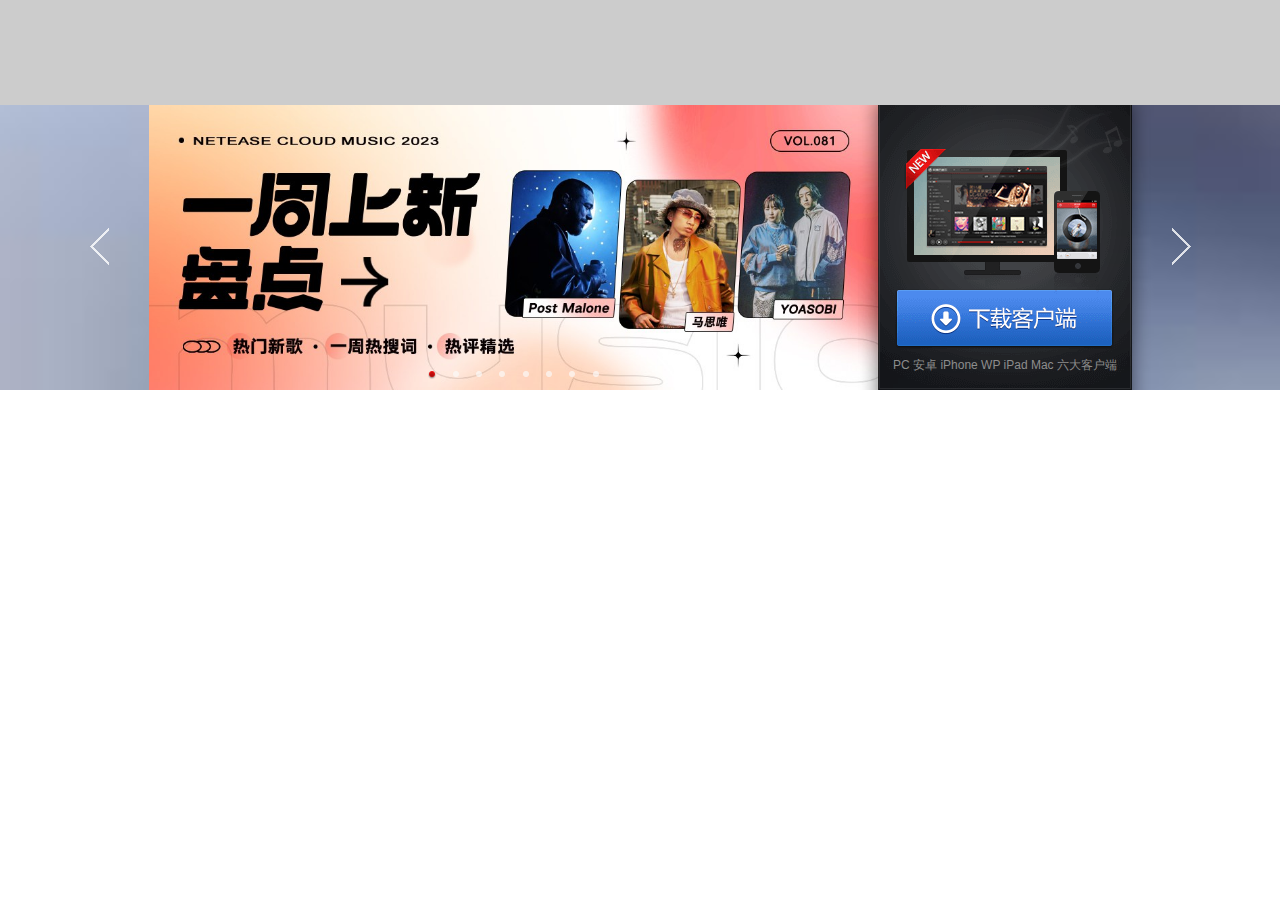
<file: 02.swipe.html>
<!DOCTYPE html>
<html lang="cn-ZH">
  <head>
    <meta charset="UTF-8" />
    <meta http-equiv="X-UA-Compatible" content="IE=edge" />
    <meta name="viewport" content="width=device-width, initial-scale=1.0" />
    <title>网易云-swipe</title>
    <link rel="stylesheet" href="./css/reset.css" />
    <link rel="stylesheet" href="./css/common.css" />

    <style>
      .top {
        height: 105px;
        background-color: #ccc;
      }
      .swipe {
        height: 285px;
        background-image: url(./images/swiper-bgc-1.jpg);
        background-size: 6000px;
        background-position: center center;
      }
      .area {
        position: relative;
        height: 285px;
      }
      /* ------area-left-image---- */
      .swipe .area-left {
        position: relative;
        width: 730px;
        overflow: hidden;
      }
      .swipe .area-left .img-list {
        display: flex;
      }
      .swipe .area-left .img-list li {
        flex-shrink: 0;
        width: 100%;
      }
      .swipe .area-left .img-list .item {
        display: block;
      }
      .swipe .area-left .img-list .item img {
        display: block;
        width: 100%;
        height: 285px;
      }
      /* -------banner-dots--------- */
      .swipe .area-left .dots {
        position: absolute;
        top: 259px;
        left: 0;
        width: 730px;
        height: 20px;
        text-align: center;
      }
      .swipe .area-left .dots .dot {
        display: inline-block;
        width: 20px;
        height: 20px;
        background: url(./images/banner.png) no-repeat 3px -343px;
      }
      .swipe .area-left .dots .dot.active,
      .swipe .area-left .dots .dot:hover {
        background-position: -16px -343px;
      }
      /* -----area-right-download--------- */
      .swipe .area-right {
        position: absolute;
        top: 0;
        bottom: 0;
        right: -1px;
        width: 254px;
        height: 285px;
        background: url(./images/area-right-download.png) no-repeat 0 0;
      }
      .swipe .area-right .download {
        color: red;
        display: block;
        width: 215px;
        height: 56px;
        margin: 186px 0 0 19px;
        text-indent: -9999px;
      }
      .swipe .area-right .download:hover {
        background: url(./images/area-right-download.png) no-repeat 0 -290px;
      }

      .swipe .area-right p {
        margin: 10px auto;
        text-align: center;
        color: #8d8d8d;
      }
      .swipe .area-right .shadow-left,
      .swipe .area-right .shadow-right {
        display: block;
        position: absolute;
        top: 0;
        width: 20px;
        height: 285px;
        background: url(./images/banner.png) no-repeat;
      }
      .swipe .area-right .shadow-left {
        left: -20px;
        background-position: -1px 0;
      }

      .swipe .area-right .shadow-right {
        right: -20px;
        background-position: -20px 0;
      }

      /* --------control-tab--------- */
      .swipe .area .control-left,
      .swipe .area .control-right {
        position: absolute;
        display: block;
        top: 0;
        bottom: 0;
        margin: auto 0;
        width: 37px;
        height: 63px;
        background: url(./images/banner.png) no-repeat;
      }
      .swipe .area .control-left {
        left: -68px;
        background-position: 0 -360px;
      }
      .swipe .area .control-left:hover {
        background-position: 0 -430px;
      }
      .swipe .area .control-right {
        right: -68px;
        background-position: 0 -508px;
      }
      .swipe .area .control-right:hover {
        background-position: 0 -578px;
      }
    </style>
  </head>
  <body>
    <div class="top"></div>
    <!-- ---------------swipe 轮播图---------------------- -->
    <div class="swipe">
      <div class="area swipe_w982">
        <div class="area-left">
          <ul class="img-list">
            <li>
              <a href="#" class="item">
                <img src="./images/swiper-0.jpg" alt="" />
              </a>
            </li>
            <li>
              <a href="#" class="item">
                <img src="./images/swiper-1.jpg" alt="" />
              </a>
            </li>
            <li>
              <a href="#" class="item">
                <img src="./images/swiper-2.jpg" alt="" />
              </a>
            </li>
            <li>
              <a href="#" class="item">
                <img src="./images/swiper-3.jpg" alt="" />
              </a>
            </li>
            <li>
              <a href="#" class="item">
                <img src="./images/swiper-4.jpg" alt="" />
              </a>
            </li>
            <li>
              <a href="#" class="item">
                <img src="./images/swiper-5.jpg" alt="" />
              </a>
            </li>
            <li>
              <a href="#" class="item">
                <img src="./images/swiper-6.jpg" alt="" />
              </a>
            </li>
            <li>
              <a href="#" class="item">
                <img src="./images/swiper-7.jpg" alt="" />
              </a>
            </li>
          </ul>

          <div class="dots">
            <a href="#" class="dot active"></a>
            <a href="#" class="dot"></a>
            <a href="#" class="dot"></a>
            <a href="#" class="dot"></a>
            <a href="#" class="dot"></a>
            <a href="#" class="dot"></a>
            <a href="#" class="dot"></a>
            <a href="#" class="dot"></a>
          </div>
        </div>

        <div class="area-right">
          <a href="#" class="download">下载客户端</a>
          <p>PC 安卓 iPhone WP iPad Mac 六大客户端</p>
          <span class="shadow-left"></span>
          <span class="shadow-right"></span>
        </div>

        <a href="javascript:void(0)" class="control-left"></a>
        <a href="javascript:void(0)" class="control-right"></a>
      </div>
    </div>

    <script>
      const swipeEl = document.querySelector('.swipe')
      // 添加自定义属性 data-index
      const dotEls = document.querySelectorAll('.dot')
      // console.log(typeof dotEls, dotEls)
      // for (let i = 0; i < dotEls.length; i++) {
      //   dotEls[i].setAttribute('data-index',i)
      // }
      dotEls.forEach((item, index) => item.setAttribute('data-index', index))

      const ulImgListEl = document.querySelector('.img-list')
      const dotsEl = document.querySelector('.dots')
      let activeEl = dotsEl.querySelector('.active')
      // 监听中间小圆圈鼠标点击事件
      for (let i = 0; i < dotEls.length; i++) {
        dotEls[i].onclick = function (e) {
          activeEl && activeEl.classList.remove('active')
          e.target.classList.add('active')
          activeEl = e.target

          let index = e.target.dataset.index
          swipeEl.style.backgroundImage = `url(./images/swiper-bgc-${index}.jpg)`
          ulImgListEl.style.transform = `translateX(${-730 * index}px)`
        }
      }

      // 监听中间小圆圈(两种方案)-鼠标进入
      // for (let i = 0; i < dotEls.length; i++) {
      //   dotEls[i].onmouseenter = function (e) {
      //     let index = e.target.dataset.index
      //     activeEl && activeEl.classList.remove('active')
      //     e.target.classList.add('active')
      //     activeEl = e.target
      //   }
      // }
      dotsEl.onmouseover = function (e) {
        if (e.target.tagName !== 'DIV') {
          let index = e.target.dataset.index
          activeEl && activeEl.classList.remove('active')
          e.target.classList.add('active')
          activeEl = e.target
          swipeEl.style.backgroundImage = `url(./images/swiper-bgc-${index}.jpg)`
          ulImgListEl.style.transform = `translateX(${-730 * index}px)`
        }
      }

      // ----------监听左侧箭头----------
      const controlLeftEl = document.querySelector('.control-left')
      controlLeftEl.onclick = function (e) {
        let index = Array.from(dotEls).findIndex(item => item.classList.contains('active'))
        // console.log(index)
        index--
        // console.log(index)
        if (index !== -1) {
          activeEl && activeEl.classList.remove('active')
          dotEls[index].classList.add('active')
          activeEl = dotEls[index]
          swipeEl.style.backgroundImage = `url(./images/swiper-bgc-${index}.jpg)`
          ulImgListEl.style.transform = `translateX(${-730 * index}px)`
        } else {
          index = Array.from(dotEls).length - 1
          // console.log(index)
          activeEl && activeEl.classList.remove('active')
          dotEls[index].classList.add('active')
          activeEl = dotEls[index]
          swipeEl.style.backgroundImage = `url(./images/swiper-bgc-${index}.jpg)`
          ulImgListEl.style.transform = `translateX(${-730 * index}px)`
        }
      }
      // ----------监听右侧箭头----------
      const controlRightEl = document.querySelector('.control-right')
      controlRightEl.onclick = function (e) {
        let index = Array.from(dotEls).findIndex(item => item.classList.contains('active'))
        // console.log(index)
        index++
        // console.log(index)
        // console.log(Array.from(dotEls).length)
        if (index !== Array.from(dotEls).length) {
          activeEl && activeEl.classList.remove('active')
          dotEls[index].classList.add('active')
          activeEl = dotEls[index]
          swipeEl.style.backgroundImage = `url(./images/swiper-bgc-${index}.jpg)`
          ulImgListEl.style.transform = `translateX(${-730 * index}px)`
        } else {
          index = 0
          activeEl && activeEl.classList.remove('active')
          dotEls[index].classList.add('active')
          activeEl = dotEls[index]
          swipeEl.style.backgroundImage = `url(./images/swiper-bgc-${index}.jpg)`
          ulImgListEl.style.transform = `translateX(${-730 * index}px)`
        }
      }
      // 定时器部分
      let timerId = null
      let timerId2 = null
      startTimer()
      // const swipeEl = document.querySelector('.swipe')

      swipeEl.onmouseover = function (e) {
        clearInterval(timerId)
      }
      swipeEl.onmouseout = function (e) {
        startTimer()
      }
      // 封装启动定时器函数
      function startTimer() {
        clearInterval(timerId)
        timerId = setInterval(() => {
          let index = Array.from(dotEls).findIndex(item => item.classList.contains('active'))
          index++
          if (index !== Array.from(dotEls).length) {
            ulImgListEl.style.transition = 'none 0s ease 0s'
            ulImgListEl.style.opacity = '1'
            activeEl && activeEl.classList.remove('active')
            dotEls[index].classList.add('active')
            activeEl = dotEls[index]
            swipeEl.style.backgroundImage = `url(./images/swiper-bgc-${index}.jpg)`
            ulImgListEl.style.transform = `translateX(${-730 * index}px)`
            clearTimeout(timerId2)
            timerId2 = setTimeout(() => {
              ulImgListEl.style.transition = 'opacity 1s ease-out 0s'
              ulImgListEl.style.opacity = '0.2'
            }, 1000)
          } else {
            index = 0
            ulImgListEl.style.transition = 'none 0s ease 0s'
            ulImgListEl.style.opacity = '1'
            activeEl && activeEl.classList.remove('active')
            dotEls[index].classList.add('active')
            activeEl = dotEls[index]
            swipeEl.style.backgroundImage = `url(./images/swiper-bgc-${index}.jpg)`
            ulImgListEl.style.transform = `translateX(${-730 * index}px)`
            clearTimeout(timerId2)
            timerId2 = setTimeout(() => {
              ulImgListEl.style.transition = 'opacity 1s ease-out 0s'
              ulImgListEl.style.opacity = '0.2'
            }, 1000)
          }
        }, 3000)
      }
      ulImgListEl.addEventListener('transitionend', function () {
        ulImgListEl.style.transition = 'opacity 1s ease-in 0s'
        ulImgListEl.style.opacity = '1'
      })
    </script>
  </body>
</html>
</file>
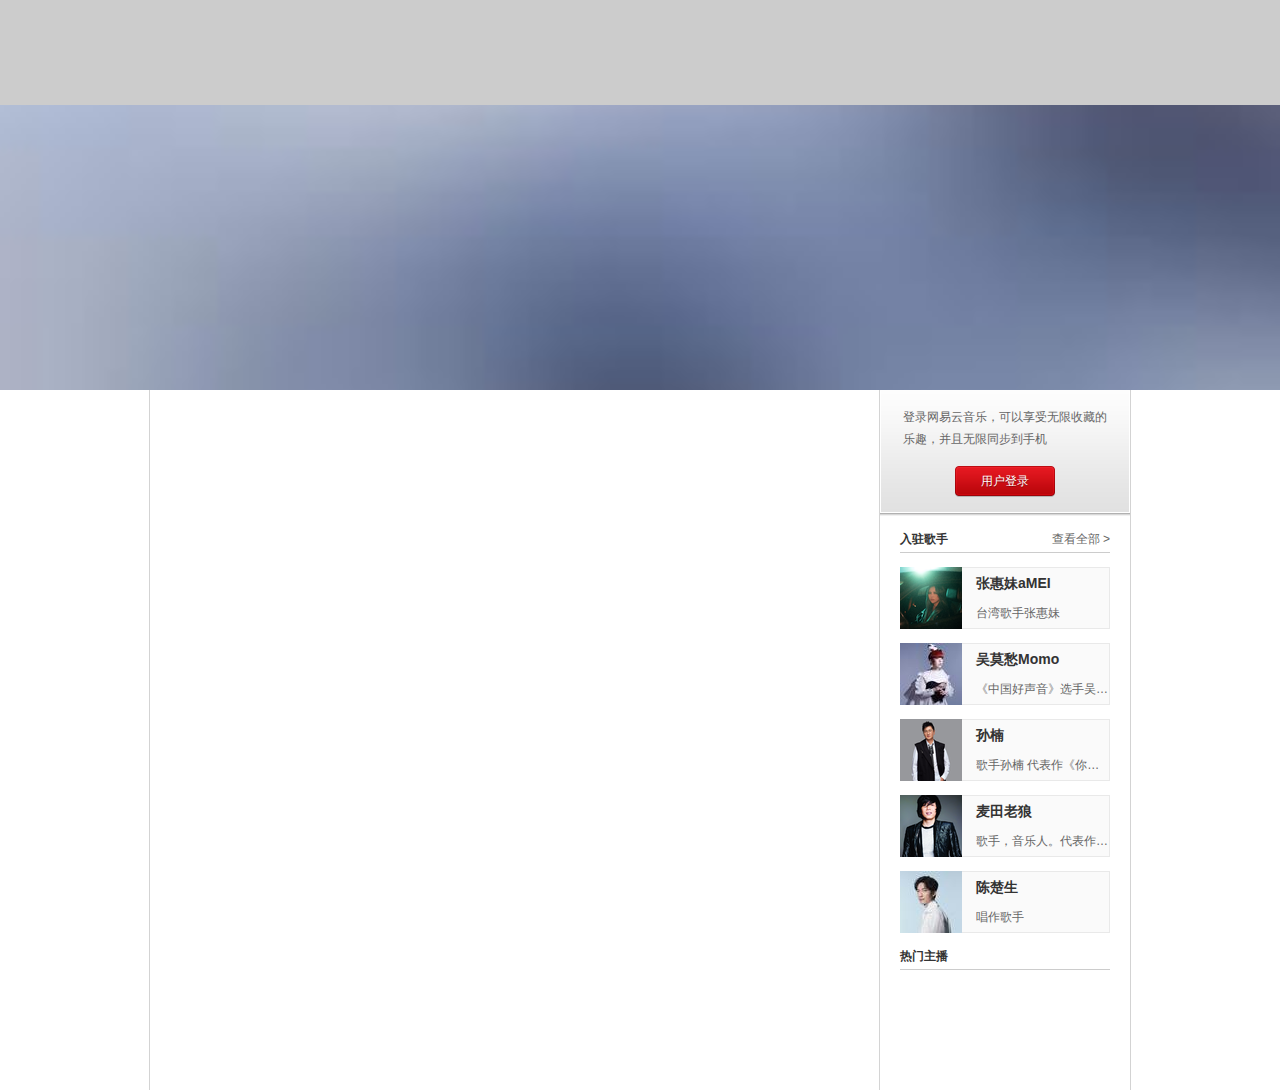
<file: 03.main.html>
<!DOCTYPE html>
<html lang="cn-ZH">
  <head>
    <meta charset="UTF-8" />
    <meta http-equiv="X-UA-Compatible" content="IE=edge" />
    <meta name="viewport" content="width=device-width, initial-scale=1.0" />
    <title>网易云-main</title>
    <link rel="stylesheet" href="./css/reset.css" />
    <link rel="stylesheet" href="./css/common.css" />
    <link rel="stylesheet" href="./css/header.css" />
    <style>
      .top {
        height: 105px;
        background-color: #ccc;
      }
      .swipe {
        height: 285px;
        background-image: url(./images/swiper-bgc-1.jpg);
        background-size: 6000px;
        background-position: center center;
      }
      /* -----------main------------- */
      .main .area {
        display: flex;
        justify-content: space-between;
        min-height: 700px;
        border: 1px solid #d3d3d3;
        border-width: 0 1px;
        background: url(./images/main-bgc.png) repeat-y 100% 100%;
      }
      .main .area-left {
        width: 729px;
      }
      .main .area-right {
        width: 250px;
      }
      .main .area-right .user-login {
        height: 126px;
        background: url(./images/user-login-bgc.png) no-repeat;
      }
      .main .area-right .user-login .desc {
        width: 205px;
        margin: 0 auto;
        padding: 16px 0;
        line-height: 22px;
        color: #666;
      }
      .main .area-right .user-login .login-btn {
        display: block;
        width: 100px;
        height: 31px;
        margin: 0 auto;
        line-height: 31px;
        text-align: center;
        color: #fff;
        text-shadow: 0 1px 0 #8a060b;
        background: url(./images/user-login-bgc.png) no-repeat 0 -195px;
      }
      /* --------settle-singer-------- */
      .main .area-right .settle-singer {
        padding: 0 20px;
      }
      .main .area-right .header_type_01 {
        margin-top: 15px;
      }
      .main .area-right .hot-anchor {
        padding: 0 20px;
      }
      .main .area-right .list {
        margin: 6px 0 14px;
      }
      .main .area-right .list > li {
        margin-top: 14px;
      }
      .main .area-right .list .item {
        display: flex;
        width: 210px;
        height: 62px;
        background: #fafafa;
      }
      .main .area-right .list .item .album > img {
        width: 62px;
        height: 62px;
      }
      .main .area-right .list .item .info {
        flex: 1;
        /* width: 133px; */
        /* height: 60px; */
        line-height: 30px;
        padding-left: 14px;
        border: 1px solid #e9e9e9;
        border-left: none;
      }
      .main .area-right .list .item .info .singer {
        font-size: 14px;
        font-weight: 700;
        color: #333;
      }
      .main .area-right .list .item .info .desc{
        color: #666;
      }
    </style>
  </head>
  <body>
    <div class="top"></div>
    <div class="swipe"></div>
    <!-- -----main------ -->
    <div class="main">
      <div class="area _w980">
        <div class="area-left"></div>
        <div class="area-right">
          <div class="user-login">
            <p class="desc">登录网易云音乐，可以享受无限收藏的乐趣，并且无限同步到手机</p>
            <a class="login-btn" href="#">用户登录</a>
          </div>

          <div class="settle-singer">
            <div class="header_type_01">
              <h3 class="title">入驻歌手</h3>
              <a href="#" class="more">查看全部 &gt;</a>
            </div>
            <ul class="list">
              <li>
                <a href="#" class="item">
                  <div class="album">
                    <img src="./images/zhang-hui-mei.jpg" alt="" />
                  </div>
                  <div class="info _text">
                    <div class="singer">张惠妹aMEI</div>
                    <div class="desc _text">台湾歌手张惠妹</div>
                  </div>
                </a>
              </li>
              <li>
                <a href="#" class="item">
                  <div class="album">
                    <img src="./images/wu-mo-chou.jpg" alt="" />
                  </div>
                  <div class="info _text">
                    <div class="singer">吴莫愁Momo</div>
                    <div class="desc _text">《中国好声音》选手吴莫愁</div>
                  </div>
                </a>
              </li>
              <li>
                <a href="#" class="item">
                  <div class="album">
                    <img src="./images/sun-nan.jpg" alt="" />
                  </div>
                  <div class="info _text">
                    <div class="singer">孙楠</div>
                    <div class="desc _text">歌手孙楠 代表作《你快回来》《燃烧》</div>
                  </div>
                </a>
              </li>
              <li>
                <a href="#" class="item">
                  <div class="album">
                    <img src="./images/lao-lang.jpg" alt="" />
                  </div>
                  <div class="info _text">
                    <div class="singer">麦田老狼</div>
                    <div class="desc _text">歌手，音乐人。代表作《同桌的你》等。</div>
                  </div>
                </a>
              </li>
              <li>
                <a href="#" class="item">
                  <div class="album">
                    <img src="./images/chen-chu-sheng.jpg" alt="" />
                  </div>
                  <div class="info _text">
                    <div class="singer">陈楚生</div>
                    <div class="desc _text">唱作歌手</div>
                  </div>
                </a>
              </li>
            </ul>
          </div>

          <div class="hot-anchor">
            <div class="header_type_01">
              <h3 class="title">热门主播</h3>
            </div>
          </div>
        </div>
      </div>
    </div>
    <script></script>
  </body>
</html>
</file>
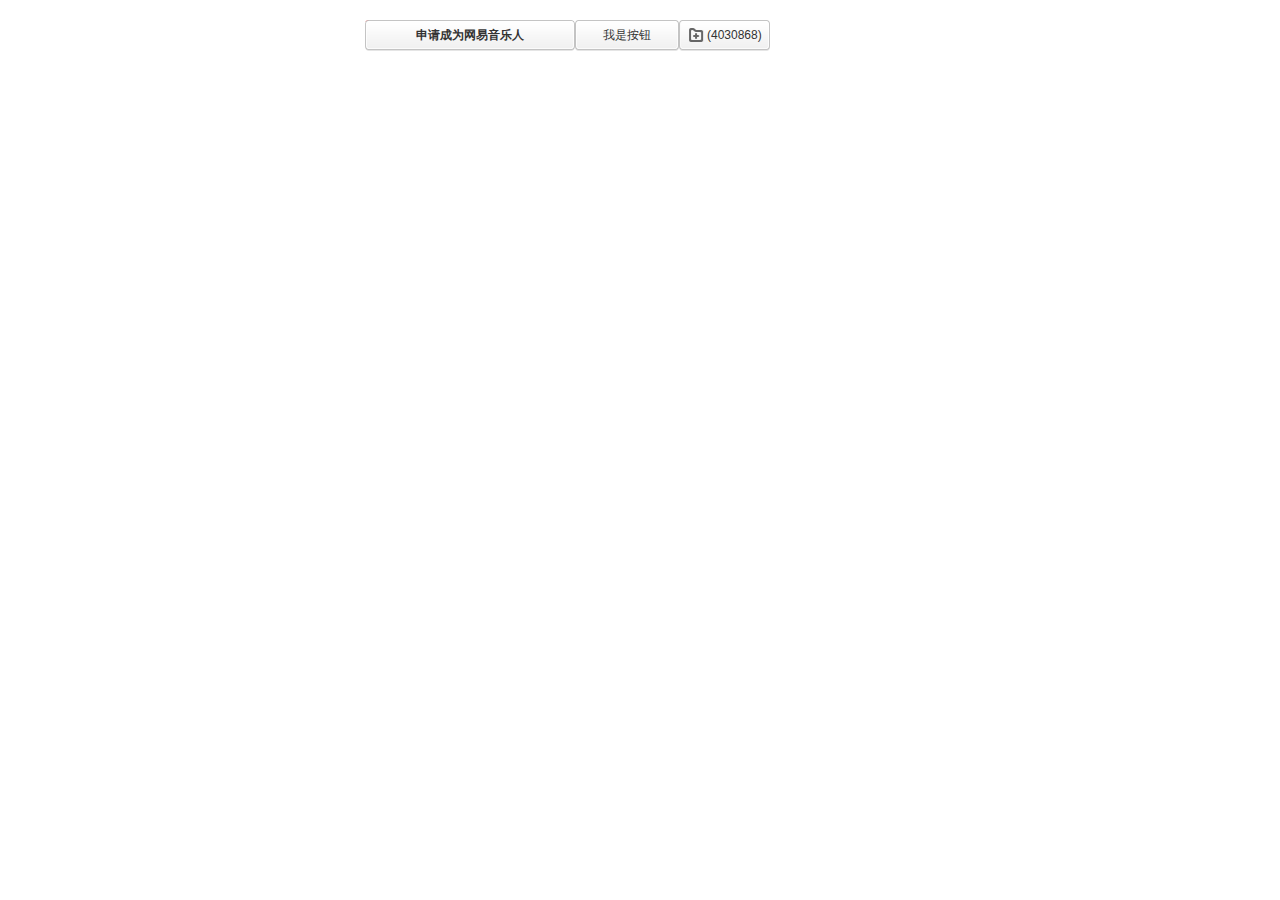
<file: 04.网易云按钮实现.html>
<!DOCTYPE html>
<html lang="cn-ZH">
  <head>
    <meta charset="UTF-8" />
    <meta http-equiv="X-UA-Compatible" content="IE=edge" />
    <meta name="viewport" content="width=device-width, initial-scale=1.0" />
    <title>Document</title>
    <link rel="stylesheet" href="./css/reset.css" />
    <link rel="stylesheet" href="./css/common.css" />
    <style>
      .container {
        display: flex;
        width: 550px;
        height: 31px;
        margin: 20px auto;
      }
      .apply {
        width: 210px;
        /* height: 31px; */
        /* line-height: 31px; */
        /* text-align: center; */
        color: #333;
        font-weight: 700;
        box-sizing: border-box;
        /* background: url(./images/button-a-i.png) no-repeat right -100px;
        padding-right: 5px; */
        border-radius: 4px;
        overflow: hidden;
      }
      /* .apply > i {
        display: block;
        height: 31px;
        background: url(./images/button-a-i.png) no-repeat 0 -59px;
        padding-left: 5px;
      } */
      .btn{
        width: 100px;
      }
    </style>
  </head>
  <body>
    <div class="container">
      <a href="#" class="apply btn_spirit btn_type_01_sup">
        <i class="btn_spirit btn_type_01_sub">申请成为网易音乐人</i>
      </a>
      <!-- 第二个按钮 -->
      <a href="#" class="btn_spirit btn_type_01_sup btn">
        <i class="btn_spirit btn_type_01_sub">我是按钮</i>
      </a>

      <!-- 其他按钮 -->
      <a href="#" class="btn_spirit btn_type_favor_sup ">
        <i class="btn_spirit btn_type_favor_sub">(4030868)</i>
      </a>
    </div>
    <script></script>
  </body>
</html>
</file>
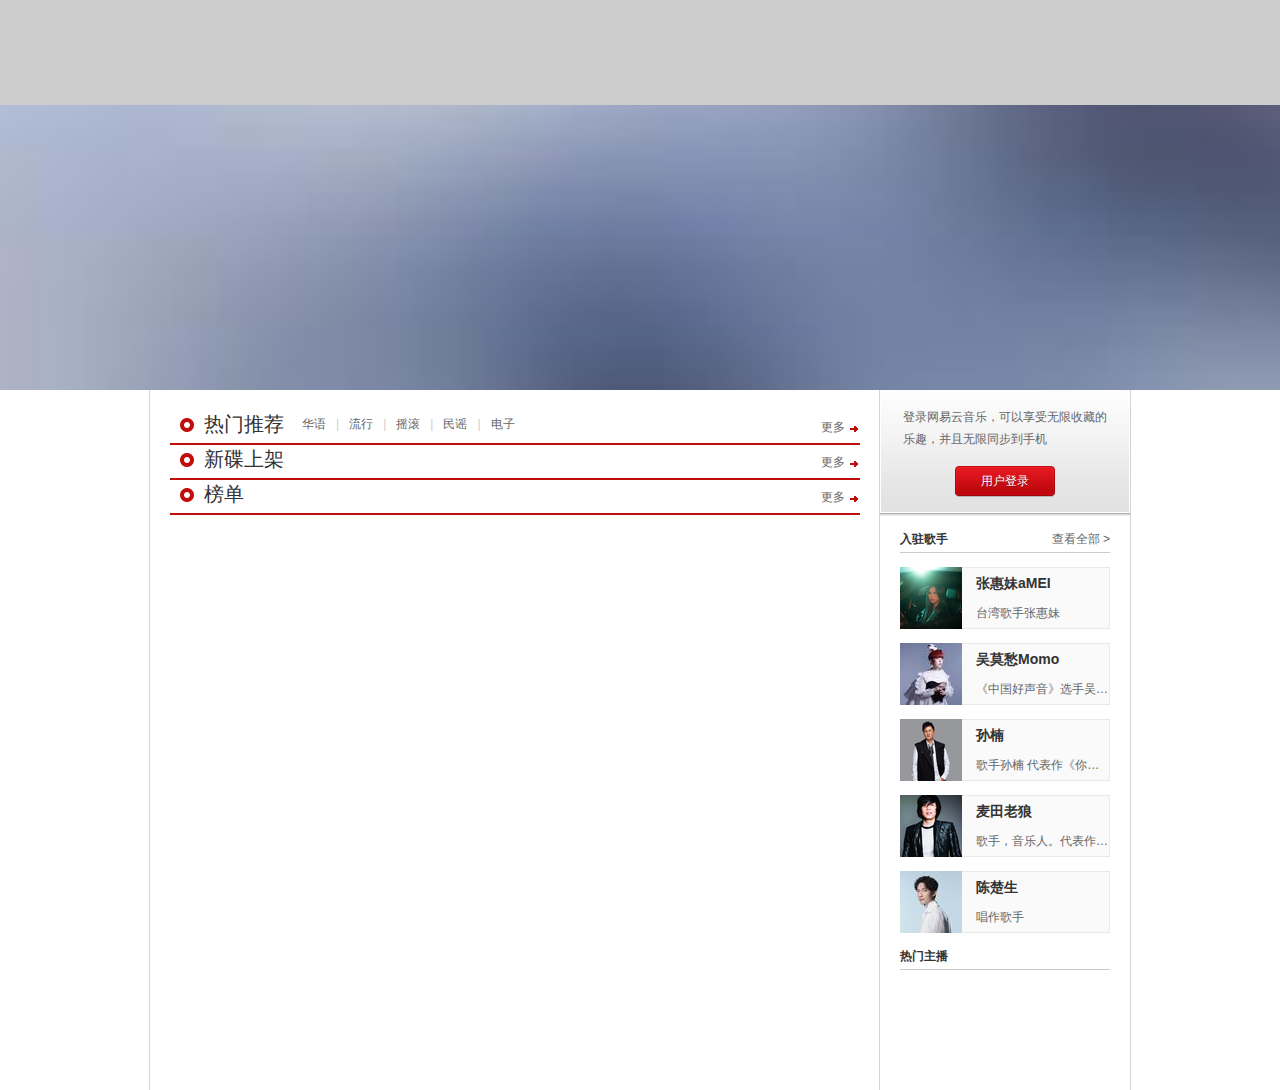
<file: 05.main-left-header.html>
<!DOCTYPE html>
<html lang="cn-ZH">
  <head>
    <meta charset="UTF-8" />
    <meta http-equiv="X-UA-Compatible" content="IE=edge" />
    <meta name="viewport" content="width=device-width, initial-scale=1.0" />
    <title>网易云-main</title>
    <link rel="stylesheet" href="./css/reset.css" />
    <link rel="stylesheet" href="./css/common.css" />
    <link rel="stylesheet" href="./css/header.css" />
    <style>
      .top {
        height: 105px;
        background-color: #ccc;
      }
      .swipe {
        height: 285px;
        background-image: url(./images/swiper-bgc-1.jpg);
        background-size: 6000px;
        background-position: center center;
      }
      /* -----------main------------- */
      .main .area {
        display: flex;
        justify-content: space-between;
        min-height: 700px;
        border: 1px solid #d3d3d3;
        border-width: 0 1px;
        background: url(./images/main-bgc.png) repeat-y 100% 100%;
      }
      .main .area-left {
        width: 690px;
        padding: 20px 20px 40px;
      }
      .main .area-right {
        width: 250px;
      }
      .main .area-right .user-login {
        height: 126px;
        background: url(./images/user-login-bgc.png) no-repeat;
      }
      .main .area-right .user-login .desc {
        width: 205px;
        margin: 0 auto;
        padding: 16px 0;
        line-height: 22px;
        color: #666;
      }
      .main .area-right .user-login .login-btn {
        display: block;
        width: 100px;
        height: 31px;
        margin: 0 auto;
        line-height: 31px;
        text-align: center;
        color: #fff;
        text-shadow: 0 1px 0 #8a060b;
        background: url(./images/user-login-bgc.png) no-repeat 0 -195px;
      }
      /* --------settle-singer-------- */
      .main .area-right .settle-singer {
        padding: 0 20px;
      }
      .main .area-right .header_type_01 {
        margin-top: 15px;
      }
      .main .area-right .hot-anchor {
        padding: 0 20px;
      }
      .main .area-right .list {
        margin: 6px 0 14px;
      }
      .main .area-right .list > li {
        margin-top: 14px;
      }
      .main .area-right .list .item {
        display: flex;
        width: 210px;
        height: 62px;
        background: #fafafa;
      }
      .main .area-right .list .item .album > img {
        width: 62px;
        height: 62px;
      }
      .main .area-right .list .item .info {
        flex: 1;
        /* width: 133px; */
        /* height: 60px; */
        line-height: 30px;
        padding-left: 14px;
        border: 1px solid #e9e9e9;
        border-left: none;
      }
      .main .area-right .list .item .info .singer {
        font-size: 14px;
        font-weight: 700;
        color: #333;
      }
      .main .area-right .list .item .info .desc {
        color: #666;
      }
    </style>
  </head>
  <body>
    <div class="top"></div>
    <div class="swipe"></div>
    <!-- -----main------ -->
    <div class="main">
      <div class="area _w980">
        <div class="area-left">
          <!-- ----热门推荐----------- -->
          <div class="recommend">
            <div class="header_type_02 popular-recommended">
              <div class="header-left">
                <a href="#" class="title">热门推荐</a>
                <ul class="list">
                  <li>
                    <a href="#" class="item">华语</a>
                  </li>
                  <li class="line">|</li>
                  <li>
                    <a href="#" class="item">流行</a>
                  </li>
                  <li class="line">|</li>
                  <li>
                    <a href="#" class="item">摇滚</a>
                  </li>
                  <li class="line">|</li>
                  <li>
                    <a href="#" class="item">民谣</a>
                  </li>
                  <li class="line">|</li>
                  <li>
                    <a href="#" class="item">电子</a>
                  </li>
                </ul>
              </div>
              <div class="header-right">
                <a href="#" class="more">更多</a>
              </div>
            </div>
          </div>
          <!-- -----新碟上架----------- -->
          <div class="disc-section">
            <div class="header_type_02 new-disc">
              <div class="header-left">
                <a href="#" class="title">新碟上架</a>
              </div>
              <div class="header-right">
                <a href="#" class="more">更多</a>
              </div>
            </div>
          </div>
          <!-- -----------榜单--------- -->
          <div class="rank-section">
            <div class="header_type_02 music-top">
              <div class="header-left">
                <a href="#" class="title">榜单</a>
              </div>
              <div class="header-right">
                <a href="#" class="more">更多</a>
              </div>
            </div>
          </div>
        </div>
        <div class="area-right">
          <div class="user-login">
            <p class="desc">登录网易云音乐，可以享受无限收藏的乐趣，并且无限同步到手机</p>
            <a class="login-btn" href="#">用户登录</a>
          </div>

          <div class="settle-singer">
            <div class="header_type_01">
              <h3 class="title">入驻歌手</h3>
              <a href="#" class="more">查看全部 &gt;</a>
            </div>
            <ul class="list">
              <li>
                <a href="#" class="item">
                  <div class="album">
                    <img src="./images/zhang-hui-mei.jpg" alt="" />
                  </div>
                  <div class="info _text">
                    <div class="singer">张惠妹aMEI</div>
                    <div class="desc _text">台湾歌手张惠妹</div>
                  </div>
                </a>
              </li>
              <li>
                <a href="#" class="item">
                  <div class="album">
                    <img src="./images/wu-mo-chou.jpg" alt="" />
                  </div>
                  <div class="info _text">
                    <div class="singer">吴莫愁Momo</div>
                    <div class="desc _text">《中国好声音》选手吴莫愁</div>
                  </div>
                </a>
              </li>
              <li>
                <a href="#" class="item">
                  <div class="album">
                    <img src="./images/sun-nan.jpg" alt="" />
                  </div>
                  <div class="info _text">
                    <div class="singer">孙楠</div>
                    <div class="desc _text">歌手孙楠 代表作《你快回来》《燃烧》</div>
                  </div>
                </a>
              </li>
              <li>
                <a href="#" class="item">
                  <div class="album">
                    <img src="./images/lao-lang.jpg" alt="" />
                  </div>
                  <div class="info _text">
                    <div class="singer">麦田老狼</div>
                    <div class="desc _text">歌手，音乐人。代表作《同桌的你》等。</div>
                  </div>
                </a>
              </li>
              <li>
                <a href="#" class="item">
                  <div class="album">
                    <img src="./images/chen-chu-sheng.jpg" alt="" />
                  </div>
                  <div class="info _text">
                    <div class="singer">陈楚生</div>
                    <div class="desc _text">唱作歌手</div>
                  </div>
                </a>
              </li>
            </ul>
          </div>

          <div class="hot-anchor">
            <div class="header_type_01">
              <h3 class="title">热门主播</h3>
            </div>
          </div>
        </div>
      </div>
    </div>
    <script></script>
  </body>
</html>
</file>
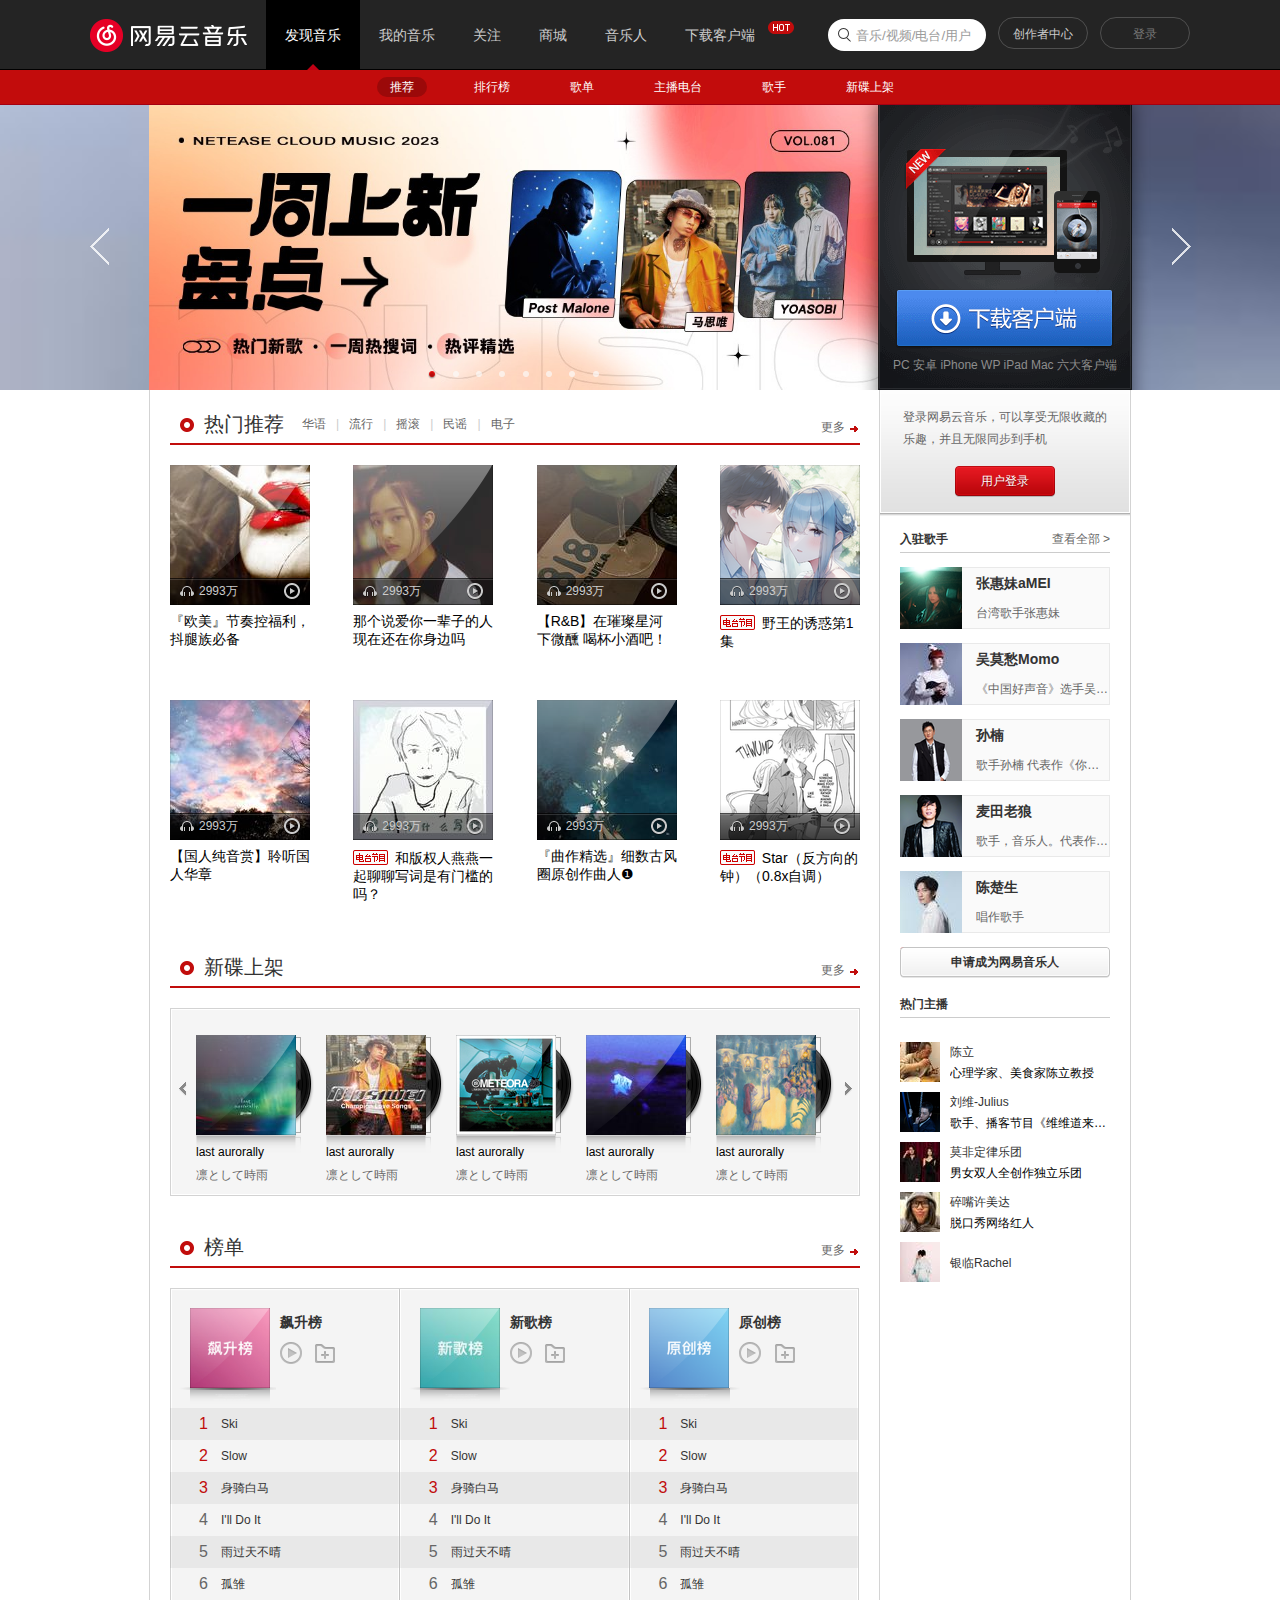
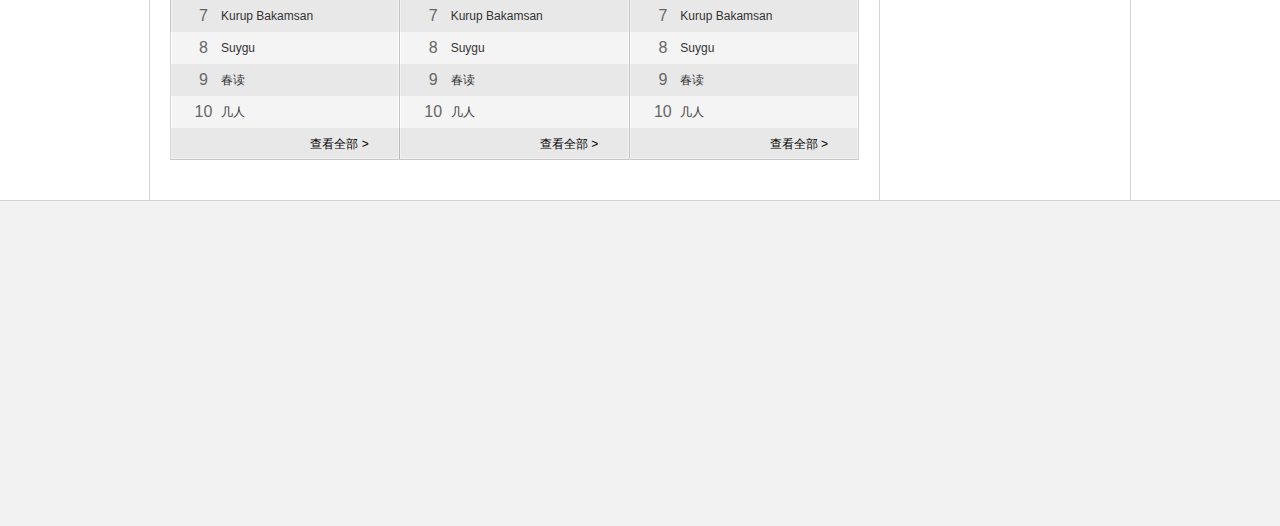
<file: 06.main-left-content.html>
<!DOCTYPE html>
<html lang="cn-ZH">
  <head>
    <meta charset="UTF-8" />
    <meta http-equiv="X-UA-Compatible" content="IE=edge" />
    <meta name="viewport" content="width=device-width, initial-scale=1.0" />
    <title>网易云-main</title>
    <link rel="shortcut icon" href="//s1.music.126.net/style/favicon.ico?v20180823">
    <link rel="stylesheet" href="./css/reset.css" />
    <link rel="stylesheet" href="./css/common.css" />
    <link rel="stylesheet" href="./css/top.css" />
    <link rel="stylesheet" href="./css/swipe.css" />
    <link rel="stylesheet" href="./css/header.css" />
    <link rel="stylesheet" href="./css/area-right.css" />
    <link rel="stylesheet" href="./css/hot-content.css" />
    <link rel="stylesheet" href="./css/new-disc.css" />
    <link rel="stylesheet" href="./css/rank-content.css" />
    <link rel="stylesheet" href="./css/hot-anchor.css" />
    <link rel="stylesheet" href="./css/btn.css" />
    <style>
     
      /* .top {
        height: 105px;
        background-color: #ccc;
      }
      .swipe {
        height: 285px;
        background-image: url(./images/swiper-bgc-1.jpg);
        background-size: 6000px;
        background-position: center center;
      } */
      /* -----------main------------- */
      .main .area {
        display: flex;
        justify-content: space-between;
        min-height: 700px;
        border: 1px solid #d3d3d3;
        border-width: 0 1px;
        background: url(./images/main-bgc.png) repeat-y 100% 100%;
      }
      .main .area-left {
        width: 690px;
        padding: 20px 20px 40px;
      }

      .footer {
        height: 325px;
        border-top: 1px solid #d3d3d3;
        background: #f2f2f2;
        overflow: hidden;
      }
    </style>
  </head>
  <body>
    <div class="top">
      <header>
        <div class="top-bar wrapper_01">
          <div class="bar-left">
            <h1 class="logo">
              <a href="#">网易云音乐</a>
            </h1>
            <ul class="list">
              <li>
                <a href="#" class="item active">发现音乐</a>
              </li>
              <li>
                <a href="#" class="item">我的音乐</a>
              </li>
              <li>
                <a href="#" class="item">关注</a>
              </li>
              <li>
                <a href="#" class="item">商城</a>
              </li>
              <li>
                <a href="#" class="item">音乐人</a>
              </li>
              <li>
                <a href="#" class="item">下载客户端</a>
                <sup class="hot">&nbsp;</sup>
              </li>
            </ul>
          </div>
          <div class="bar-right">
            <ul class="list">
              <li class="item search">
                <input type="text" class="music-search" placeholder="音乐/视频/电台/用户" />
              </li>
              <li class="item">
                <a href="#" class="author">创作者中心</a>
              </li>
              <li class="item">
                <a href="#" class="login">登录</a>
              </li>
            </ul>
          </div>
        </div>
      </header>
      <nav class="nav">
        <ul class="nav_wrap">
          <li class="item"><a href="#" class="active">推荐</a></li>
          <li class="item"><a href="#">排行榜</a></li>
          <li class="item"><a href="#">歌单</a></li>
          <li class="item"><a href="#">主播电台</a></li>
          <li class="item"><a href="#">歌手</a></li>
          <li class="item"><a href="#">新碟上架</a></li>
        </ul>
      </nav>
    </div>
    <div class="swipe">
      <div class="area swipe_w982">
        <div class="area-left">
          <ul class="img-list">
            <li>
              <a href="#" class="item">
                <img src="./images/swiper-0.jpg" alt="" />
              </a>
            </li>
            <li>
              <a href="#" class="item">
                <img src="./images/swiper-1.jpg" alt="" />
              </a>
            </li>
            <li>
              <a href="#" class="item">
                <img src="./images/swiper-2.jpg" alt="" />
              </a>
            </li>
            <li>
              <a href="#" class="item">
                <img src="./images/swiper-3.jpg" alt="" />
              </a>
            </li>
            <li>
              <a href="#" class="item">
                <img src="./images/swiper-4.jpg" alt="" />
              </a>
            </li>
            <li>
              <a href="#" class="item">
                <img src="./images/swiper-5.jpg" alt="" />
              </a>
            </li>
            <li>
              <a href="#" class="item">
                <img src="./images/swiper-6.jpg" alt="" />
              </a>
            </li>
            <li>
              <a href="#" class="item">
                <img src="./images/swiper-7.jpg" alt="" />
              </a>
            </li>
          </ul>

          <div class="dots">
            <a href="#" class="dot active"></a>
            <a href="#" class="dot"></a>
            <a href="#" class="dot"></a>
            <a href="#" class="dot"></a>
            <a href="#" class="dot"></a>
            <a href="#" class="dot"></a>
            <a href="#" class="dot"></a>
            <a href="#" class="dot"></a>
          </div>
        </div>

        <div class="area-right">
          <a href="#" class="download">下载客户端</a>
          <p>PC 安卓 iPhone WP iPad Mac 六大客户端</p>
          <span class="shadow-left"></span>
          <span class="shadow-right"></span>
        </div>

        <a href="javascript:void(0)" class="control-left"></a>
        <a href="javascript:void(0)" class="control-right"></a>
      </div>
    </div>
    <!-- -----main------ -->
    <div class="main">
      <div class="area _w980">
        <div class="area-left">
          <!-- ----热门推荐----------- -->
          <div class="recommend">
            <div class="header_type_02 popular-recommended">
              <div class="header-left">
                <a href="#" class="title">热门推荐</a>
                <ul class="list">
                  <li>
                    <a href="#" class="item">华语</a>
                  </li>
                  <li class="line">|</li>
                  <li>
                    <a href="#" class="item">流行</a>
                  </li>
                  <li class="line">|</li>
                  <li>
                    <a href="#" class="item">摇滚</a>
                  </li>
                  <li class="line">|</li>
                  <li>
                    <a href="#" class="item">民谣</a>
                  </li>
                  <li class="line">|</li>
                  <li>
                    <a href="#" class="item">电子</a>
                  </li>
                </ul>
              </div>
              <div class="header-right">
                <a href="#" class="more">更多</a>
              </div>
            </div>
            <!-- content -->
            <div class="album-list">
              <div class="item">
                <div class="top">
                  <img class="album" src="./images/hot-1.jpg" alt="" />
                  <a href="#" class="cover"></a>
                  <div class="info">
                    <i class="album_spirit album_spirit_music"></i>
                    <span>2993万</span>
                    <a href="#" class="album_spirit album_spirit_play"></a>
                  </div>
                </div>
                <p class="bottom">
                  <a href="#" class="desc">『欧美』节奏控福利，抖腿族必备</a>
                </p>
              </div>
              <div class="item">
                <div class="top">
                  <img class="album" src="./images/hot-2.jpg" alt="" />
                  <a href="#" class="cover"></a>
                  <div class="info">
                    <i class="album_spirit album_spirit_music"></i>
                    <span>2993万</span>
                    <a href="#" class="album_spirit album_spirit_play"></a>
                  </div>
                </div>
                <p class="bottom">
                  <a href="#" class="desc"> 那个说爱你一辈子的人 现在还在你身边吗</a>
                </p>
              </div>
              <div class="item">
                <div class="top">
                  <img class="album" src="./images/hot-3.jpg" alt="" />
                  <a href="#" class="cover"></a>
                  <div class="info">
                    <i class="album_spirit album_spirit_music"></i>
                    <span>2993万</span>
                    <a href="#" class="album_spirit album_spirit_play"></a>
                  </div>
                </div>
                <p class="bottom">
                  <a href="#" class="desc"> 【R&B】在璀璨星河下微醺 喝杯小酒吧！</a>
                </p>
              </div>
              <div class="item">
                <div class="top">
                  <img class="album" src="./images/hot-4.jpg" alt="" />
                  <a href="#" class="cover"></a>
                  <div class="info">
                    <i class="album_spirit album_spirit_music"></i>
                    <span>2993万</span>
                    <a href="#" class="album_spirit album_spirit_play"></a>
                  </div>
                </div>
                <p class="bottom">
                  <a href="#" class="desc">
                    <i class="radio_icon radio"></i>
                    野王的诱惑第1集
                  </a>
                </p>
              </div>
              <div class="item">
                <div class="top">
                  <img class="album" src="./images/hot-5.jpg" alt="" />
                  <a href="#" class="cover"></a>
                  <div class="info">
                    <i class="album_spirit album_spirit_music"></i>
                    <span>2993万</span>
                    <a href="#" class="album_spirit album_spirit_play"></a>
                  </div>
                </div>
                <p class="bottom">
                  <a href="#" class="desc"> 【国人纯音赏】聆听国人华章</a>
                </p>
              </div>
              <div class="item">
                <div class="top">
                  <img class="album" src="./images/hot-6.jpg" alt="" />
                  <a href="#" class="cover"></a>
                  <div class="info">
                    <i class="album_spirit album_spirit_music"></i>
                    <span>2993万</span>
                    <a href="#" class="album_spirit album_spirit_play"></a>
                  </div>
                </div>
                <p class="bottom">
                  <a href="#" class="desc">
                    <i class="radio_icon radio"></i>
                    和版权人燕燕一起聊聊写词是有门槛的吗？
                  </a>
                </p>
              </div>
              <div class="item">
                <div class="top">
                  <img class="album" src="./images/hot-7.jpg" alt="" />
                  <a href="#" class="cover"></a>
                  <div class="info">
                    <i class="album_spirit album_spirit_music"></i>
                    <span>2993万</span>
                    <a href="#" class="album_spirit album_spirit_play"></a>
                  </div>
                </div>
                <p class="bottom">
                  <a href="#" class="desc"> 『曲作精选』细数古风圈原创作曲人❶</a>
                </p>
              </div>
              <div class="item">
                <div class="top">
                  <img class="album" src="./images/hot-8.jpg" alt="" />
                  <a href="#" class="cover"></a>
                  <div class="info">
                    <i class="album_spirit album_spirit_music"></i>
                    <span>2993万</span>
                    <a href="#" class="album_spirit album_spirit_play"></a>
                  </div>
                </div>
                <p class="bottom">
                  <a href="#" class="desc">
                    <i class="radio_icon radio"></i>
                    Star（反方向的钟）（0.8x自调）
                  </a>
                </p>
              </div>
            </div>
          </div>
          <!-- -----新碟上架----------- -->
          <div class="disc-section">
            <div class="header_type_02 new-disc">
              <div class="header-left">
                <a href="#" class="title">新碟上架</a>
              </div>
              <div class="header-right">
                <a href="#" class="more">更多</a>
              </div>
            </div>
            <div class="disc-content">
              <div class="inner">
                <a href="#" class="control left-btn"></a>
                <div class="roll">
                  <ul class="new-list">
                    <li class="item">
                      <div class="album">
                        <img src="./images/new-disc-0.jpg" alt="" />
                        <a href="#" class="msk"></a>
                        <a href="#" class="play"></a>
                      </div>
                      <p class="f-thide"><a href="#" class="desc">last aurorally</a></p>
                      <p class="f-thide"><a href="#" class="author">凛として時雨</a></p>
                    </li>
                    <li class="item">
                      <div class="album">
                        <img src="./images/new-disc-1.jpg" alt="" />
                        <a href="#" class="msk"></a>
                        <a href="#" class="play"></a>
                      </div>
                      <p class="f-thide"><a href="#" class="desc">last aurorally</a></p>
                      <p class="f-thide"><a href="#" class="author">凛として時雨</a></p>
                    </li>
                    <li class="item">
                      <div class="album">
                        <img src="./images/new-disc-2.jpg" alt="" />
                        <a href="#" class="msk"></a>
                        <a href="#" class="play"></a>
                      </div>
                      <p class="f-thide"><a href="#" class="desc">last aurorally</a></p>
                      <p class="f-thide"><a href="#" class="author">凛として時雨</a></p>
                    </li>
                    <li class="item">
                      <div class="album">
                        <img src="./images/new-disc-3.jpg" alt="" />
                        <a href="#" class="msk"></a>
                        <a href="#" class="play"></a>
                      </div>
                      <p class="f-thide"><a href="#" class="desc">last aurorally</a></p>
                      <p class="f-thide"><a href="#" class="author">凛として時雨</a></p>
                    </li>
                    <li class="item">
                      <div class="album">
                        <img src="./images/new-disc-4.jpg" alt="" />
                        <a href="#" class="msk"></a>
                        <a href="#" class="play"></a>
                      </div>
                      <p class="f-thide"><a href="#" class="desc">last aurorally</a></p>
                      <p class="f-thide"><a href="#" class="author">凛として時雨</a></p>
                    </li>
                  </ul>
                  <ul class="new-list">
                    <li class="item">
                      <div class="album">
                        <img src="./images/new-disc-5.jpg" alt="" />
                        <a href="#" class="msk"></a>
                        <a href="#" class="play"></a>
                      </div>
                      <p class="f-thide"><a href="#" class="desc">last aurorally</a></p>
                      <p class="f-thide"><a href="#" class="author">凛として時雨</a></p>
                    </li>
                    <li class="item">
                      <div class="album">
                        <img src="./images/new-disc-6.jpg" alt="" />
                        <a href="#" class="msk"></a>
                        <a href="#" class="play"></a>
                      </div>
                      <p class="f-thide"><a href="#" class="desc">last aurorally</a></p>
                      <p class="f-thide"><a href="#" class="author">凛として時雨</a></p>
                    </li>
                    <li class="item">
                      <div class="album">
                        <img src="./images/new-disc-7.jpg" alt="" />
                        <a href="#" class="msk"></a>
                        <a href="#" class="play"></a>
                      </div>
                      <p class="f-thide"><a href="#" class="desc">last aurorally</a></p>
                      <p class="f-thide"><a href="#" class="author">凛として時雨</a></p>
                    </li>
                    <li class="item">
                      <div class="album">
                        <img src="./images/new-disc-8.jpg" alt="" />
                        <a href="#" class="msk"></a>
                        <a href="#" class="play"></a>
                      </div>
                      <p class="f-thide"><a href="#" class="desc">last aurorally</a></p>
                      <p class="f-thide"><a href="#" class="author">凛として時雨</a></p>
                    </li>
                    <li class="item">
                      <div class="album">
                        <img src="./images/new-disc-9.jpg" alt="" />
                        <a href="#" class="msk"></a>
                        <a href="#" class="play"></a>
                      </div>
                      <p class="f-thide"><a href="#" class="desc">last aurorally</a></p>
                      <p class="f-thide"><a href="#" class="author">凛として時雨</a></p>
                    </li>
                  </ul>
                </div>
                <a href="" class="control right-btn"></a>
              </div>
            </div>
          </div>

          <!-- -----------榜单--------- -->
          <div class="rank-section">
            <div class="header_type_02 music-top">
              <div class="header-left">
                <a href="#" class="title">榜单</a>
              </div>
              <div class="header-right">
                <a href="#" class="more">更多</a>
              </div>
            </div>
            <div class="rank-content">
              <dl class="rank up-rank">
                <dt class="top">
                  <div class="album">
                    <img src="./images/up-img.jpg" alt="飙升榜" />
                    <a href="#" class="cover"></a>
                  </div>
                  <div class="info">
                    <a href="#" class="title">飙升榜</a>
                    <div class="operation">
                      <a href="#" class="btn play"></a>
                      <a href="#" class="btn favor"></a>
                    </div>
                  </div>
                </dt>
                <dd class="list up-list">
                  <ol>
                    <li class="item">
                      <span class="no">1</span>
                      <a href="#" class="song">Ski</a>
                      <div class="oper">
                        <a class="btn play" href="#" title="播放"></a>
                        <a class="btn add" href="#" title="添加到播放列表"></a>
                        <a class="btn favor" href="#" title="收藏"></a>
                      </div>
                    </li>
                    <li class="item">
                      <span class="no">2</span>
                      <a href="#" class="song">Slow</a>
                      <div class="oper">
                        <a class="btn play" href="#" title="播放"></a>
                        <a class="btn add" href="#" title="添加到播放列表"></a>
                        <a class="btn favor" href="#" title="收藏"></a>
                      </div>
                    </li>
                    <li class="item">
                      <span class="no">3</span>
                      <a href="#" class="song">身骑白马</a>
                      <div class="oper">
                        <a class="btn play" href="#" title="播放"></a>
                        <a class="btn add" href="#" title="添加到播放列表"></a>
                        <a class="btn favor" href="#" title="收藏"></a>
                      </div>
                    </li>
                    <li class="item">
                      <span class="no">4</span>
                      <a href="#" class="song">I'll Do It</a>
                      <div class="oper">
                        <a class="btn play" href="#" title="播放"></a>
                        <a class="btn add" href="#" title="添加到播放列表"></a>
                        <a class="btn favor" href="#" title="收藏"></a>
                      </div>
                    </li>
                    <li class="item">
                      <span class="no">5</span>
                      <a href="#" class="song">雨过天不晴</a>
                      <div class="oper">
                        <a class="btn play" href="#" title="播放"></a>
                        <a class="btn add" href="#" title="添加到播放列表"></a>
                        <a class="btn favor" href="#" title="收藏"></a>
                      </div>
                    </li>
                    <li class="item">
                      <span class="no">6</span>
                      <a href="#" class="song">孤雏</a>
                      <div class="oper">
                        <a class="btn play" href="#" title="播放"></a>
                        <a class="btn add" href="#" title="添加到播放列表"></a>
                        <a class="btn favor" href="#" title="收藏"></a>
                      </div>
                    </li>
                    <li class="item">
                      <span class="no">7</span>
                      <a href="#" class="song">Kurup Bakamsan</a>
                      <div class="oper">
                        <a class="btn play" href="#" title="播放"></a>
                        <a class="btn add" href="#" title="添加到播放列表"></a>
                        <a class="btn favor" href="#" title="收藏"></a>
                      </div>
                    </li>
                    <li class="item">
                      <span class="no">8</span>
                      <a href="#" class="song">Suygu</a>
                      <div class="oper">
                        <a class="btn play" href="#" title="播放"></a>
                        <a class="btn add" href="#" title="添加到播放列表"></a>
                        <a class="btn favor" href="#" title="收藏"></a>
                      </div>
                    </li>
                    <li class="item">
                      <span class="no">9</span>
                      <a href="#" class="song">春读</a>
                      <div class="oper">
                        <a class="btn play" href="#" title="播放"></a>
                        <a class="btn add" href="#" title="添加到播放列表"></a>
                        <a class="btn favor" href="#" title="收藏"></a>
                      </div>
                    </li>
                    <li class="item">
                      <span class="no">10</span>
                      <a href="#" class="song">几人</a>
                      <div class="oper">
                        <a class="btn play" href="#" title="播放"></a>
                        <a class="btn add" href="#" title="添加到播放列表"></a>
                        <a class="btn favor" href="#" title="收藏"></a>
                      </div>
                    </li>
                  </ol>
                  <div class="more">
                    <a href="#" class="all">查看全部 &gt;</a>
                  </div>
                </dd>
              </dl>
              <dl class="rank new-rank">
                <dt class="top">
                  <div class="album">
                    <img src="./images/new-song-img.jpg" alt="新歌榜" />
                    <a href="#" class="cover"></a>
                  </div>
                  <div class="info">
                    <a href="#" class="title">新歌榜</a>
                    <div class="operation">
                      <a href="#" class="btn play"></a>
                      <a href="#" class="btn favor"></a>
                    </div>
                  </div>
                </dt>
                <dd class="list up-list">
                  <ol>
                    <li class="item">
                      <span class="no">1</span>
                      <a href="#" class="song">Ski</a>
                      <div class="oper">
                        <a class="btn play" href="#" title="播放"></a>
                        <a class="btn add" href="#" title="添加到播放列表"></a>
                        <a class="btn favor" href="#" title="收藏"></a>
                      </div>
                    </li>
                    <li class="item">
                      <span class="no">2</span>
                      <a href="#" class="song">Slow</a>
                      <div class="oper">
                        <a class="btn play" href="#" title="播放"></a>
                        <a class="btn add" href="#" title="添加到播放列表"></a>
                        <a class="btn favor" href="#" title="收藏"></a>
                      </div>
                    </li>
                    <li class="item">
                      <span class="no">3</span>
                      <a href="#" class="song">身骑白马</a>
                      <div class="oper">
                        <a class="btn play" href="#" title="播放"></a>
                        <a class="btn add" href="#" title="添加到播放列表"></a>
                        <a class="btn favor" href="#" title="收藏"></a>
                      </div>
                    </li>
                    <li class="item">
                      <span class="no">4</span>
                      <a href="#" class="song">I'll Do It</a>
                      <div class="oper">
                        <a class="btn play" href="#" title="播放"></a>
                        <a class="btn add" href="#" title="添加到播放列表"></a>
                        <a class="btn favor" href="#" title="收藏"></a>
                      </div>
                    </li>
                    <li class="item">
                      <span class="no">5</span>
                      <a href="#" class="song">雨过天不晴</a>
                      <div class="oper">
                        <a class="btn play" href="#" title="播放"></a>
                        <a class="btn add" href="#" title="添加到播放列表"></a>
                        <a class="btn favor" href="#" title="收藏"></a>
                      </div>
                    </li>
                    <li class="item">
                      <span class="no">6</span>
                      <a href="#" class="song">孤雏</a>
                      <div class="oper">
                        <a class="btn play" href="#" title="播放"></a>
                        <a class="btn add" href="#" title="添加到播放列表"></a>
                        <a class="btn favor" href="#" title="收藏"></a>
                      </div>
                    </li>
                    <li class="item">
                      <span class="no">7</span>
                      <a href="#" class="song">Kurup Bakamsan</a>
                      <div class="oper">
                        <a class="btn play" href="#" title="播放"></a>
                        <a class="btn add" href="#" title="添加到播放列表"></a>
                        <a class="btn favor" href="#" title="收藏"></a>
                      </div>
                    </li>
                    <li class="item">
                      <span class="no">8</span>
                      <a href="#" class="song">Suygu</a>
                      <div class="oper">
                        <a class="btn play" href="#" title="播放"></a>
                        <a class="btn add" href="#" title="添加到播放列表"></a>
                        <a class="btn favor" href="#" title="收藏"></a>
                      </div>
                    </li>
                    <li class="item">
                      <span class="no">9</span>
                      <a href="#" class="song">春读</a>
                      <div class="oper">
                        <a class="btn play" href="#" title="播放"></a>
                        <a class="btn add" href="#" title="添加到播放列表"></a>
                        <a class="btn favor" href="#" title="收藏"></a>
                      </div>
                    </li>
                    <li class="item">
                      <span class="no">10</span>
                      <a href="#" class="song">几人</a>
                      <div class="oper">
                        <a class="btn play" href="#" title="播放"></a>
                        <a class="btn add" href="#" title="添加到播放列表"></a>
                        <a class="btn favor" href="#" title="收藏"></a>
                      </div>
                    </li>
                  </ol>
                  <div class="more">
                    <a href="#" class="all">查看全部 &gt;</a>
                  </div>
                </dd>
              </dl>
              <dl class="rank origin-rank">
                <dt class="top">
                  <div class="album">
                    <img src="./images/origin-img.jpg" alt="原创榜" />
                    <a href="#" class="cover"></a>
                  </div>
                  <div class="info">
                    <a href="#" class="title">原创榜</a>
                    <div class="operation">
                      <a href="#" class="btn play"></a>
                      <a href="#" class="btn favor"></a>
                    </div>
                  </div>
                </dt>
                <dd class="list up-list">
                  <ol>
                    <li class="item">
                      <span class="no">1</span>
                      <a href="#" class="song">Ski</a>
                      <div class="oper">
                        <a class="btn play" href="#" title="播放"></a>
                        <a class="btn add" href="#" title="添加到播放列表"></a>
                        <a class="btn favor" href="#" title="收藏"></a>
                      </div>
                    </li>
                    <li class="item">
                      <span class="no">2</span>
                      <a href="#" class="song">Slow</a>
                      <div class="oper">
                        <a class="btn play" href="#" title="播放"></a>
                        <a class="btn add" href="#" title="添加到播放列表"></a>
                        <a class="btn favor" href="#" title="收藏"></a>
                      </div>
                    </li>
                    <li class="item">
                      <span class="no">3</span>
                      <a href="#" class="song">身骑白马</a>
                      <div class="oper">
                        <a class="btn play" href="#" title="播放"></a>
                        <a class="btn add" href="#" title="添加到播放列表"></a>
                        <a class="btn favor" href="#" title="收藏"></a>
                      </div>
                    </li>
                    <li class="item">
                      <span class="no">4</span>
                      <a href="#" class="song">I'll Do It</a>
                      <div class="oper">
                        <a class="btn play" href="#" title="播放"></a>
                        <a class="btn add" href="#" title="添加到播放列表"></a>
                        <a class="btn favor" href="#" title="收藏"></a>
                      </div>
                    </li>
                    <li class="item">
                      <span class="no">5</span>
                      <a href="#" class="song">雨过天不晴</a>
                      <div class="oper">
                        <a class="btn play" href="#" title="播放"></a>
                        <a class="btn add" href="#" title="添加到播放列表"></a>
                        <a class="btn favor" href="#" title="收藏"></a>
                      </div>
                    </li>
                    <li class="item">
                      <span class="no">6</span>
                      <a href="#" class="song">孤雏</a>
                      <div class="oper">
                        <a class="btn play" href="#" title="播放"></a>
                        <a class="btn add" href="#" title="添加到播放列表"></a>
                        <a class="btn favor" href="#" title="收藏"></a>
                      </div>
                    </li>
                    <li class="item">
                      <span class="no">7</span>
                      <a href="#" class="song">Kurup Bakamsan</a>
                      <div class="oper">
                        <a class="btn play" href="#" title="播放"></a>
                        <a class="btn add" href="#" title="添加到播放列表"></a>
                        <a class="btn favor" href="#" title="收藏"></a>
                      </div>
                    </li>
                    <li class="item">
                      <span class="no">8</span>
                      <a href="#" class="song">Suygu</a>
                      <div class="oper">
                        <a class="btn play" href="#" title="播放"></a>
                        <a class="btn add" href="#" title="添加到播放列表"></a>
                        <a class="btn favor" href="#" title="收藏"></a>
                      </div>
                    </li>
                    <li class="item">
                      <span class="no">9</span>
                      <a href="#" class="song">春读</a>
                      <div class="oper">
                        <a class="btn play" href="#" title="播放"></a>
                        <a class="btn add" href="#" title="添加到播放列表"></a>
                        <a class="btn favor" href="#" title="收藏"></a>
                      </div>
                    </li>
                    <li class="item">
                      <span class="no">10</span>
                      <a href="#" class="song">几人</a>
                      <div class="oper">
                        <a class="btn play" href="#" title="播放"></a>
                        <a class="btn add" href="#" title="添加到播放列表"></a>
                        <a class="btn favor" href="#" title="收藏"></a>
                      </div>
                    </li>
                  </ol>
                  <div class="more">
                    <a href="#" class="all">查看全部 &gt;</a>
                  </div>
                </dd>
              </dl>
            </div>
          </div>
        </div>
        <div class="area-right">
          <div class="user-login">
            <p class="desc">登录网易云音乐，可以享受无限收藏的乐趣，并且无限同步到手机</p>
            <a class="login-btn" href="#">用户登录</a>
          </div>

          <div class="settle-singer">
            <div class="header_type_01">
              <h3 class="title">入驻歌手</h3>
              <a href="#" class="more">查看全部 &gt;</a>
            </div>
            <ul class="list">
              <li>
                <a href="#" class="item">
                  <div class="album">
                    <img src="./images/zhang-hui-mei.jpg" alt="" />
                  </div>
                  <div class="info _text">
                    <div class="singer">张惠妹aMEI</div>
                    <div class="desc _text">台湾歌手张惠妹</div>
                  </div>
                </a>
              </li>
              <li>
                <a href="#" class="item">
                  <div class="album">
                    <img src="./images/wu-mo-chou.jpg" alt="" />
                  </div>
                  <div class="info _text">
                    <div class="singer">吴莫愁Momo</div>
                    <div class="desc _text">《中国好声音》选手吴莫愁</div>
                  </div>
                </a>
              </li>
              <li>
                <a href="#" class="item">
                  <div class="album">
                    <img src="./images/sun-nan.jpg" alt="" />
                  </div>
                  <div class="info _text">
                    <div class="singer">孙楠</div>
                    <div class="desc _text">歌手孙楠 代表作《你快回来》《燃烧》</div>
                  </div>
                </a>
              </li>
              <li>
                <a href="#" class="item">
                  <div class="album">
                    <img src="./images/lao-lang.jpg" alt="" />
                  </div>
                  <div class="info _text">
                    <div class="singer">麦田老狼</div>
                    <div class="desc _text">歌手，音乐人。代表作《同桌的你》等。</div>
                  </div>
                </a>
              </li>
              <li>
                <a href="#" class="item">
                  <div class="album">
                    <img src="./images/chen-chu-sheng.jpg" alt="" />
                  </div>
                  <div class="info _text">
                    <div class="singer">陈楚生</div>
                    <div class="desc _text">唱作歌手</div>
                  </div>
                </a>
              </li>
            </ul>
          </div>

          <div class="container">
            <a href="#" class="apply btn_spirit btn_type_01_sup">
              <i class="btn_spirit btn_type_01_sub">申请成为网易音乐人</i>
            </a>
          </div>
          <!------------------ hot-anchor--------- -->

          <div class="hot-anchor">
            <div class="header_type_01">
              <h3 class="title">热门主播</h3>
            </div>
            <div class="hot-content">
              <ul class="hot-list">
                <li class="item">
                  <a href="#" class="cover">
                    <img class="j-img" src="./images/chenli.jpg" />
                  </a>
                  <div class="info">
                    <p>
                      <a href="#" class="f-thide">陈立</a>
                    </p>
                    <p class="f-thide">心理学家、美食家陈立教授</p>
                  </div>
                </li>
                <li class="item">
                  <a href="#" class="cover">
                    <img class="j-img" src="./images/liuwei.jpg" />
                  </a>
                  <div class="info">
                    <p><a href="#" class="f-thide">刘维-Julius</a></p>
                    <p class="f-thide">歌手、播客节目《维维道来》主理人</p>
                  </div>
                </li>
                <li class="item">
                  <a href="#" class="cover">
                    <img class="j-img" src="./images/mofei.jpg" />
                  </a>
                  <div class="info">
                    <p><a href="#" class="f-thide">莫非定律乐团</a></p>
                    <p class="f-thide">男女双人全创作独立乐团</p>
                  </div>
                </li>
                <li class="item">
                  <a href="#" class="cover">
                    <img class="j-img" src="./images/zuisui.jpg" />
                  </a>
                  <div class="info">
                    <p><a href="#" class="f-thide">碎嘴许美达</a></p>
                    <p class="f-thide">脱口秀网络红人</p>
                  </div>
                </li>
                <li class="item">
                  <a href="#" class="cover">
                    <img class="j-img" src="./images/yinlin.jpg" />
                  </a>
                  <div class="info">
                    <p><a href="#" class="f-thide">银临Rachel</a></p>
                    <p class="f-thide"></p>
                  </div>
                </li>
              </ul>
            </div>
          </div>
        </div>
      </div>
    </div>

    <div class="footer"></div>
    <script src="./js/header.js"></script>
    <script src="./js/swipe.js"></script>
  </body>
</html>
</file>
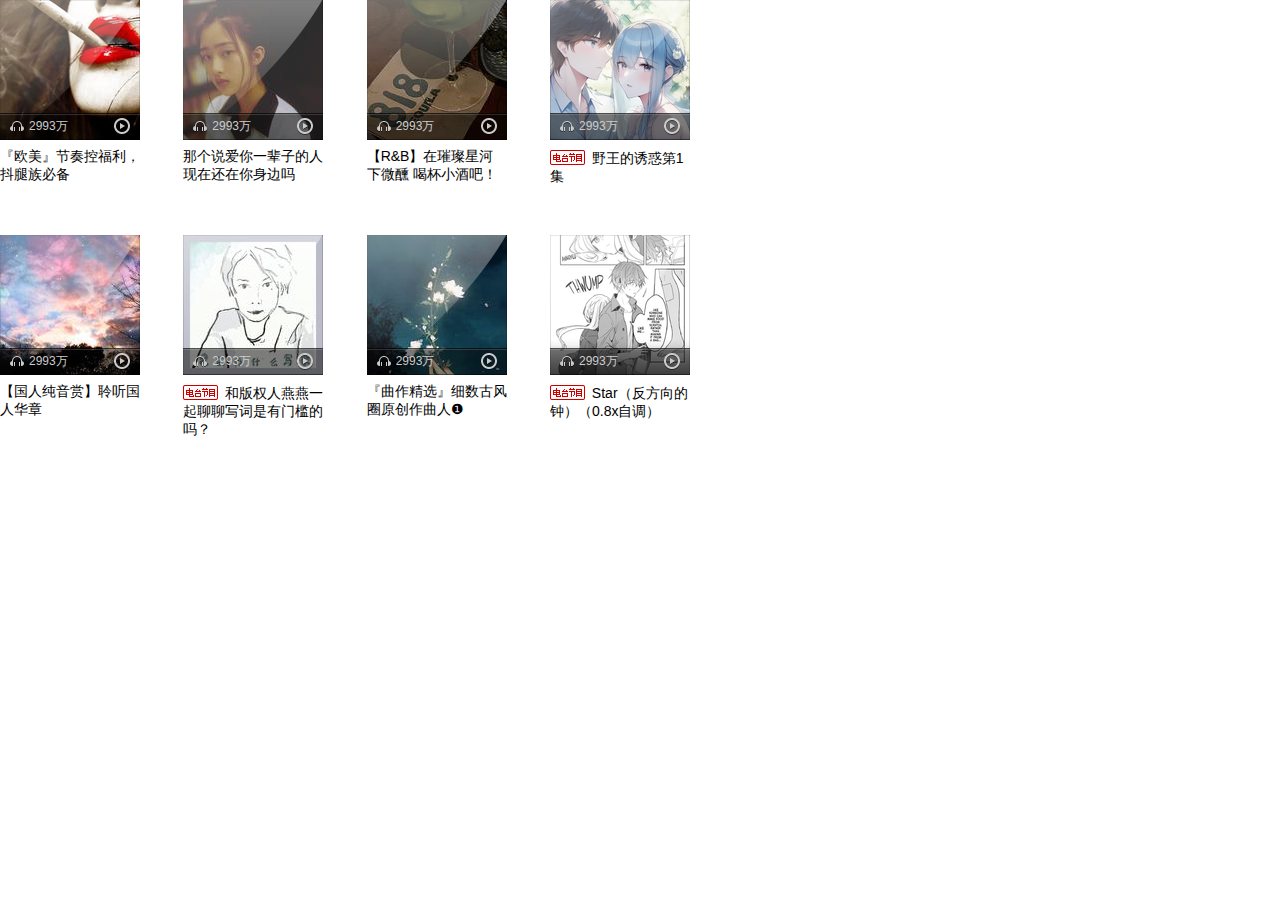
<file: 07.main-left-content.html>
<!DOCTYPE html>
<html lang="cn-ZH">
  <head>
    <meta charset="UTF-8" />
    <meta http-equiv="X-UA-Compatible" content="IE=edge" />
    <meta name="viewport" content="width=device-width, initial-scale=1.0" />
    <title>Document</title>
    <link rel="stylesheet" href="./css/reset.css" />
    <link rel="stylesheet" href="./css/common.css" />
    <style>
      .recommend .album-list {
        display: flex;
        flex-wrap: wrap;
        justify-content: space-between;
        width: 690px;
      }
      .recommend .item {
        width: 140px;
      }
      .recommend .item .top {
        position: relative;
        width: 140px;
        height: 140px;
      }
      .recommend .item .top .album {
        width: 100%;
        height: 100%;
      }
      .recommend .item .top .cover {
        position: absolute;
        top: 0;
        right: 0;
        left: 0;
        bottom: 0;
        background: url(./images/coverall.png) no-repeat 0 0;
      }
      .recommend .item .top .info {
        position: absolute;
        display: flex;
        /* justify-content: space-between; */
        align-items: center;
        bottom: 0;
        width: 100%;
        height: 27px;
        color: #ccc;
        background: url(./images/coverall.png) no-repeat 0 -537px;
      }
      .recommend .item .bottom {
        margin: 8px 0 49px;
        width: 100%;
        font-size: 14px;
      }
      .recommend .item .bottom .desc {
        display: inline-block;
        max-width: 100%;
        vertical-align: middle;
        color: #000;
      }
      .recommend .item .bottom .desc:hover {
        text-decoration: underline;
      }
      .recommend .item .bottom .desc .radio {
        position: relative;
        top: 2px;
        margin-right: 3px;
      }
    </style>
  </head>
  <body>
    <div class="recommend">
      <div class="album-list">
        <div class="item">
          <div class="top">
            <img class="album" src="./images/hot-1.jpg" alt="" />
            <a href="#" class="cover"></a>
            <div class="info">
              <i class="album_spirit album_spirit_music"></i>
              <span>2993万</span>
              <a href="#" class="album_spirit album_spirit_play"></a>
            </div>
          </div>
          <p class="bottom">
            <a href="#" class="desc">『欧美』节奏控福利，抖腿族必备</a>
          </p>
        </div>
        <div class="item">
          <div class="top">
            <img class="album" src="./images/hot-2.jpg" alt="" />
            <a href="#" class="cover"></a>
            <div class="info">
              <i class="album_spirit album_spirit_music"></i>
              <span>2993万</span>
              <a href="#" class="album_spirit album_spirit_play"></a>
            </div>
          </div>
          <p class="bottom">
            <a href="#" class="desc"> 那个说爱你一辈子的人 现在还在你身边吗</a>
          </p>
        </div>
        <div class="item">
          <div class="top">
            <img class="album" src="./images/hot-3.jpg" alt="" />
            <a href="#" class="cover"></a>
            <div class="info">
              <i class="album_spirit album_spirit_music"></i>
              <span>2993万</span>
              <a href="#" class="album_spirit album_spirit_play"></a>
            </div>
          </div>
          <p class="bottom">
            <a href="#" class="desc"> 【R&B】在璀璨星河下微醺 喝杯小酒吧！</a>
          </p>
        </div>
        <div class="item">
          <div class="top">
            <img class="album" src="./images/hot-4.jpg" alt="" />
            <a href="#" class="cover"></a>
            <div class="info">
              <i class="album_spirit album_spirit_music"></i>
              <span>2993万</span>
              <a href="#" class="album_spirit album_spirit_play"></a>
            </div>
          </div>
          <p class="bottom">
            <a href="#" class="desc">
              <i class="radio_icon radio"></i>
              野王的诱惑第1集
            </a>
          </p>
        </div>
        <div class="item">
          <div class="top">
            <img class="album" src="./images/hot-5.jpg" alt="" />
            <a href="#" class="cover"></a>
            <div class="info">
              <i class="album_spirit album_spirit_music"></i>
              <span>2993万</span>
              <a href="#" class="album_spirit album_spirit_play"></a>
            </div>
          </div>
          <p class="bottom">
            <a href="#" class="desc"> 【国人纯音赏】聆听国人华章</a>
          </p>
        </div>
        <div class="item">
          <div class="top">
            <img class="album" src="./images/hot-6.jpg" alt="" />
            <a href="#" class="cover"></a>
            <div class="info">
              <i class="album_spirit album_spirit_music"></i>
              <span>2993万</span>
              <a href="#" class="album_spirit album_spirit_play"></a>
            </div>
          </div>
          <p class="bottom">
            <a href="#" class="desc">
              <i class="radio_icon radio"></i>
              和版权人燕燕一起聊聊写词是有门槛的吗？
            </a>
          </p>
        </div>
        <div class="item">
          <div class="top">
            <img class="album" src="./images/hot-7.jpg" alt="" />
            <a href="#" class="cover"></a>
            <div class="info">
              <i class="album_spirit album_spirit_music"></i>
              <span>2993万</span>
              <a href="#" class="album_spirit album_spirit_play"></a>
            </div>
          </div>
          <p class="bottom">
            <a href="#" class="desc"> 『曲作精选』细数古风圈原创作曲人❶</a>
          </p>
        </div>
        <div class="item">
          <div class="top">
            <img class="album" src="./images/hot-8.jpg" alt="" />
            <a href="#" class="cover"></a>
            <div class="info">
              <i class="album_spirit album_spirit_music"></i>
              <span>2993万</span>
              <a href="#" class="album_spirit album_spirit_play"></a>
            </div>
          </div>
          <p class="bottom">
            <a href="#" class="desc">
              <i class="radio_icon radio"></i>
              Star（反方向的钟）（0.8x自调）
            </a>
          </p>
        </div>
      </div>
    </div>

    <script></script>
  </body>
</html>
</file>
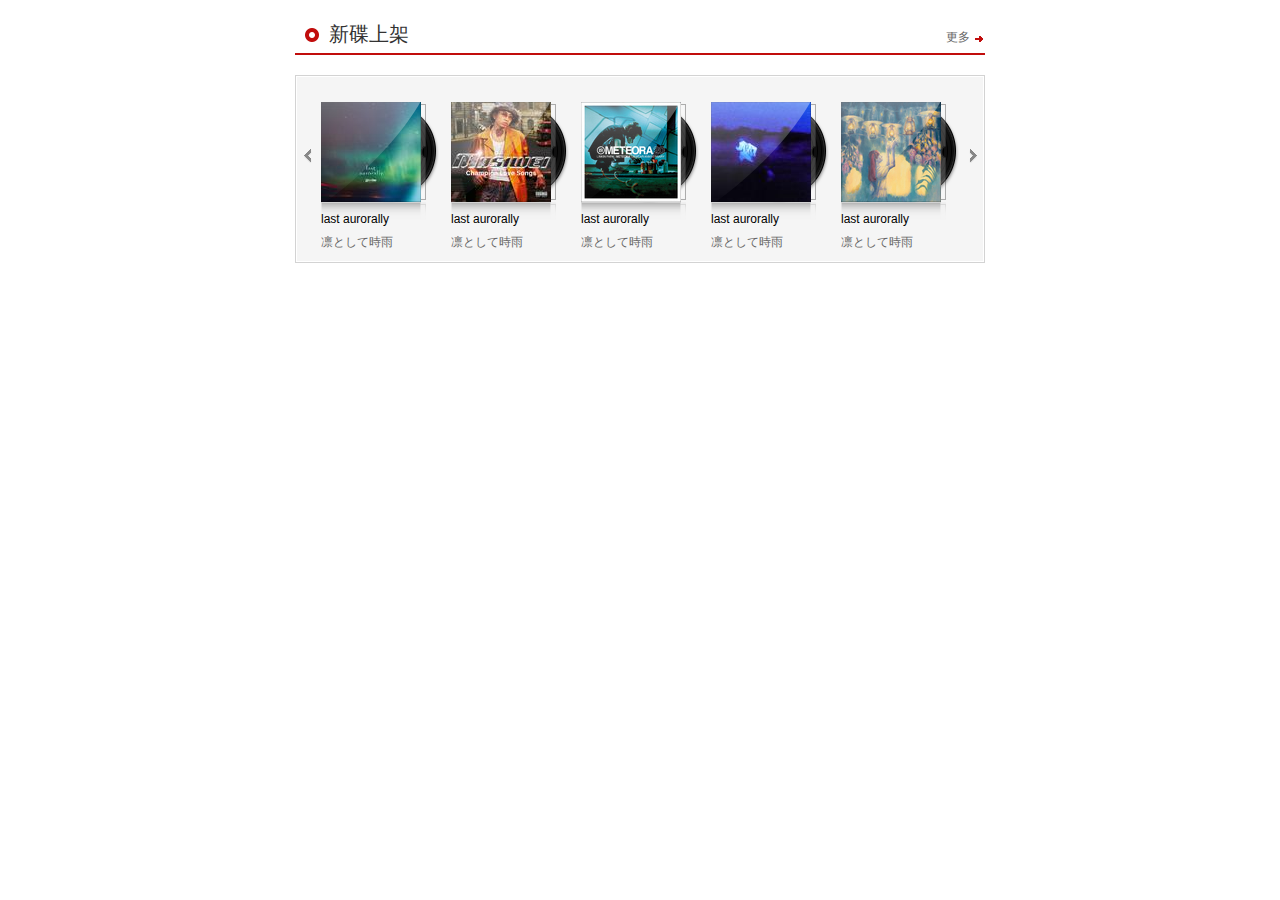
<file: 08.new-disc.html>
<!DOCTYPE html>
<html lang="cn-ZH">
  <head>
    <meta charset="UTF-8" />
    <meta http-equiv="X-UA-Compatible" content="IE=edge" />
    <meta name="viewport" content="width=device-width, initial-scale=1.0" />
    <title>Document</title>
    <link rel="stylesheet" href="./css/reset.css" />
    <link rel="stylesheet" href="./css/common.css" />
    <link rel="stylesheet" href="./css/header.css" />
    <style>
      .area-left {
        width: 690px;
        padding: 20px 20px 40px;
        margin: 0 auto;
      }
      /* disc-section */
      .area-left .disc-content {
        height: 186px;
        margin: 20px 0 37px;
        border: 1px solid #d3d3d3;
      }
      .area-left .disc-content .inner {
        position: relative;

        display: flex;
        justify-content: space-between;
        box-sizing: border-box;
        height: 100%;
        padding: 0 24px;
        background: #f5f5f5;
        border: 1px solid #fff;
      }
      .area-left .disc-content .inner .roll {
        flex: 1;
        display: flex;
        width: 636px;
        height: 100%;
        overflow: hidden;
      }
      .area-left .disc-content .inner .control {
        position: absolute;
        top: 70px;
        width: 17px;
        height: 17px;
        background: url(./images/user-login-bgc.png);
      }
      .area-left .disc-content .inner .left-btn {
        left: 2px;
        background-position: -260px -75px;
      }
      .area-left .disc-content .inner .right-btn {
        right: 2px;
        background-position: -300px -75px;
      }
      .area-left .disc-content .inner .new-list {
        display: flex;
        width: 100%;
        justify-content: space-between;
        align-items: center;
        flex-shrink: 0;
        padding-top: 15px;
      }
      .area-left .disc-content .inner .new-list .item {
        width: 118px;
        height: 150px;
        background: url(./images/user-login-bgc.png) no-repeat -260px 100px;
      }
      .area-left .disc-content .inner .new-list .item .album {
        position: relative;
      }
      .area-left .disc-content .inner .new-list .msk {
        position: absolute;
        top: 0;
        left: 0;
        right: 0;
        bottom: 0;
        width: 118px;
        height: 100px;
        background: url(./images/new-coverall.png);
        background-position: 0 -570px;
      }
      .area-left .disc-content .inner .new-list .play {
        display: none;
        position: absolute;
        right: 10px;
        bottom: 8px;
        left: 72px;
        width: 22px;
        height: 22px;
        background: url(./images/new-iconall.png);
        background-position: 0 -85px;
      }
      .area-left .disc-content .inner .new-list .msk:hover + .play,
      .area-left .disc-content .inner .new-list .play:hover {
        display: block;
      }
      .area-left .disc-content .inner .new-list .f-thide {
        margin-top: 5px;
        padding-right: 10px;
        line-height: 18px;
        white-space: nowrap;
        text-overflow: ellipsis;
        overflow: hidden;
      }
      .area-left .disc-content .inner .new-list .desc {
        color: #000;
      }
      .area-left .disc-content .inner .new-list .author {
        color: #666;
      }
      .area-left .disc-content .inner .new-list .desc:hover,
      .area-left .disc-content .inner .new-list .author:hover {
        text-decoration: underline;
      }
    </style>
  </head>
  <body>
    <div class="area-left">
      <div class="disc-section">
        <div class="header_type_02 new-disc">
          <div class="header-left">
            <a href="#" class="title">新碟上架</a>
          </div>
          <div class="header-right">
            <a href="#" class="more">更多</a>
          </div>
        </div>
        <div class="disc-content">
          <div class="inner">
            <a href="#" class="control left-btn"></a>
            <div class="roll">
              <ul class="new-list">
                <li class="item">
                  <div class="album">
                    <img src="./images/new-disc-0.jpg" alt="" />
                    <a href="#" class="msk"></a>
                    <a href="#" class="play"></a>
                  </div>
                  <p class="f-thide"><a href="#" class="desc">last aurorally</a></p>
                  <p class="f-thide"><a href="#" class="author">凛として時雨</a></p>
                </li>
                <li class="item">
                  <div class="album">
                    <img src="./images/new-disc-1.jpg" alt="" />
                    <a href="#" class="msk"></a>
                    <a href="#" class="play"></a>
                  </div>
                  <p class="f-thide"><a href="#" class="desc">last aurorally</a></p>
                  <p class="f-thide"><a href="#" class="author">凛として時雨</a></p>
                </li>
                <li class="item">
                  <div class="album">
                    <img src="./images/new-disc-2.jpg" alt="" />
                    <a href="#" class="msk"></a>
                    <a href="#" class="play"></a>
                  </div>
                  <p class="f-thide"><a href="#" class="desc">last aurorally</a></p>
                  <p class="f-thide"><a href="#" class="author">凛として時雨</a></p>
                </li>
                <li class="item">
                  <div class="album">
                    <img src="./images/new-disc-3.jpg" alt="" />
                    <a href="#" class="msk"></a>
                    <a href="#" class="play"></a>
                  </div>
                  <p class="f-thide"><a href="#" class="desc">last aurorally</a></p>
                  <p class="f-thide"><a href="#" class="author">凛として時雨</a></p>
                </li>
                <li class="item">
                  <div class="album">
                    <img src="./images/new-disc-4.jpg" alt="" />
                    <a href="#" class="msk"></a>
                    <a href="#" class="play"></a>
                  </div>
                  <p class="f-thide"><a href="#" class="desc">last aurorally</a></p>
                  <p class="f-thide"><a href="#" class="author">凛として時雨</a></p>
                </li>
              </ul>
              <ul class="new-list">
                <li class="item">
                  <div class="album">
                    <img src="./images/new-disc-5.jpg" alt="" />
                    <a href="#" class="msk"></a>
                    <a href="#" class="play"></a>
                  </div>
                  <p class="f-thide"><a href="#" class="desc">last aurorally</a></p>
                  <p class="f-thide"><a href="#" class="author">凛として時雨</a></p>
                </li>
                <li class="item">
                  <div class="album">
                    <img src="./images/new-disc-6.jpg" alt="" />
                    <a href="#" class="msk"></a>
                    <a href="#" class="play"></a>
                  </div>
                  <p class="f-thide"><a href="#" class="desc">last aurorally</a></p>
                  <p class="f-thide"><a href="#" class="author">凛として時雨</a></p>
                </li>
                <li class="item">
                  <div class="album">
                    <img src="./images/new-disc-7.jpg" alt="" />
                    <a href="#" class="msk"></a>
                    <a href="#" class="play"></a>
                  </div>
                  <p class="f-thide"><a href="#" class="desc">last aurorally</a></p>
                  <p class="f-thide"><a href="#" class="author">凛として時雨</a></p>
                </li>
                <li class="item">
                  <div class="album">
                    <img src="./images/new-disc-8.jpg" alt="" />
                    <a href="#" class="msk"></a>
                    <a href="#" class="play"></a>
                  </div>
                  <p class="f-thide"><a href="#" class="desc">last aurorally</a></p>
                  <p class="f-thide"><a href="#" class="author">凛として時雨</a></p>
                </li>
                <li class="item">
                  <div class="album">
                    <img src="./images/new-disc-9.jpg" alt="" />
                    <a href="#" class="msk"></a>
                    <a href="#" class="play"></a>
                  </div>
                  <p class="f-thide"><a href="#" class="desc">last aurorally</a></p>
                  <p class="f-thide"><a href="#" class="author">凛として時雨</a></p>
                </li>
              </ul>
            </div>
            <a href="" class="control right-btn"></a>
          </div>
        </div>
      </div>
    </div>

    <script></script>
  </body>
</html>
</file>
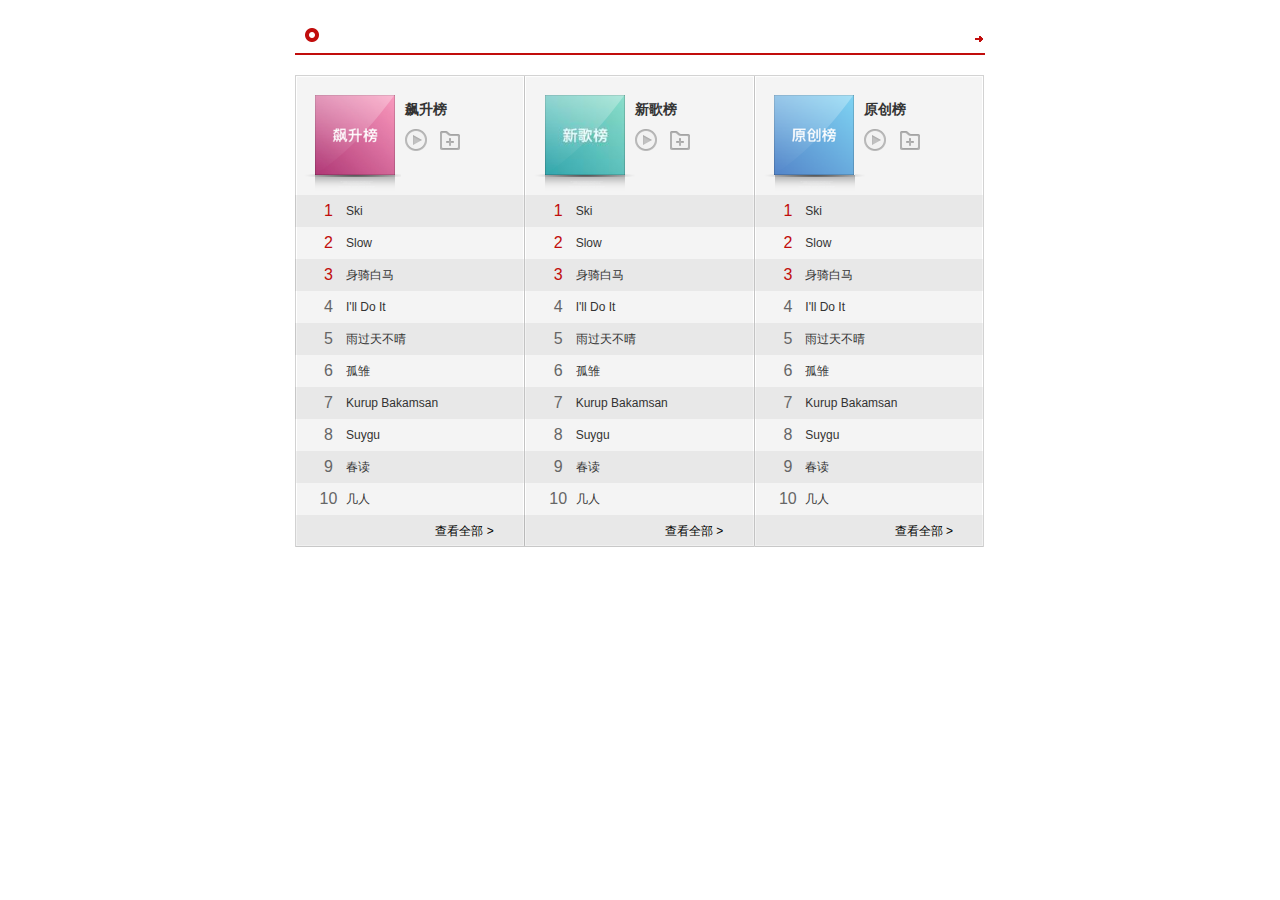
<file: 09.rank-section-content.html>
<!DOCTYPE html>
<html lang="cn-ZH">
  <head>
    <meta charset="UTF-8" />
    <meta http-equiv="X-UA-Compatible" content="IE=edge" />
    <meta name="viewport" content="width=device-width, initial-scale=1.0" />
    <title>Document</title>
    <link rel="stylesheet" href="./css/reset.css" />
    <link rel="stylesheet" href="./css/common.css" />
    <link rel="stylesheet" href="./css/header.css" />
    <link rel="stylesheet" href="./css/area-right.css" />
    <link rel="stylesheet" href="./css/hot-content.css" />
    <link rel="stylesheet" href="./css/new-disc.css" />
    <style>
      .area-left {
        width: 690px;
        padding: 20px 20px 40px;
        margin: 0 auto;
      }
      /* rank-section-content--- */
      .rank-content {
        display: flex;
        justify-content: space-between;
        margin-top: 20px;
        height: 472px;
        padding-left: 1px;
        background: url(./images/index_bill.png) no-repeat;
      }
      .rank-content .rank {
        width: 230px;
      }
      .rank-content .rank .top {
        display: flex;
        height: 100px;
        padding: 20px 0 0 19px;
      }
      .rank-content .rank .top .album {
        position: relative;
        width: 80px;
        height: 80px;
      }
      .rank-content .rank .top .album img {
        width: 100%;
        height: 100%;
      }
      .rank-content .rank .top .album .cover {
        position: absolute;
        top: 0;
        left: 0;
        right: 0;
        bottom: 0;
        background: url(./images/coverall.png) no-repeat -145px -57px;
      }
      .rank-content .rank .top .info {
        margin: 6px 0 0 10px;
      }
      .rank-content .rank .top .info .title {
        font-weight: 700;
        font-size: 14px;
        color: #333;
      }
      .rank-content .rank .top .info .title:hover {
        text-decoration: underline;
      }
      .rank-content .rank .top .info .btn {
        display: inline-block;
        width: 22px;
        height: 22px;
        background: url(./images/user-login-bgc.png) no-repeat;
        text-indent: -9999px;
      }
      .rank-content .rank .top .info .operation {
        margin-top: 10px;
      }
      .rank-content .rank .top .info .play {
        background-position: -267px -205px;
      }
      .rank-content .rank .top .info .play:hover {
        background-position: -267px -235px;
      }
      .rank-content .rank .top .info .favor {
        margin-left: 10px;
        background-position: -300px -205px;
      }
      .rank-content .rank .list {
        padding-left: 15px;
      }
      .rank-content .rank .list .item {
        display: flex;
        justify-content: space-between;
        height: 32px;
        line-height: 32px;
        overflow: hidden;
      }
      .rank-content .rank .list .item .no {
        width: 35px;
        text-align: center;
        font-size: 16px;
        color: #666;
      }
      .rank-content .rank .list .item:nth-child(-n + 3) .no {
        color: #c10d0c;
      }
      .rank-content .rank .list .item .song {
        flex: 1;
        white-space: nowrap;
        text-overflow: ellipsis;
        overflow: hidden;
      }
      .rank-content .rank .list .item .song:hover {
        text-decoration: underline;
      }
      .rank-content .rank .list .item .oper {
        display: none;
        align-items: center;
        width: 82px;
      }
      .rank-content .rank .list .item:hover .oper {
        display: flex;
      }
      .rank-content .rank .list .item .oper .btn {
        width: 17px;
        height: 17px;
        background: url(./images/user-login-bgc.png) no-repeat;
      }
      .rank-content .rank .list .item .oper .play {
        background-position: -267px -268px;
      }
      .rank-content .rank .list .item .oper .play:hover {
        background-position: -267px -288px;
      }
      .rank-content .rank .list .item .oper .add {
        margin: 2px 6px 0 10px;
        background: url(./images/icon.png) no-repeat;
        background-position: 0 -700px;
      }
      .rank-content .rank .list .item .oper .add:hover {
        background-position: -22px -700px;
      }
      .rank-content .rank .list .item .oper .favor {
        background-position: -297px -268px;
      }
      .rank-content .rank .list .item .oper .favor:hover {
        background-position: -297px -288px;
      }
      .rank-content .rank .list .more{
        margin-right: 32px;
        height: 32px;
        line-height: 32px;
        text-align: right;
      }
      .rank-content .rank .list .more .all{
        color: #000;
      }
      .rank-content .rank .list .more .all:hover{
        text-decoration: underline;
      }
    </style>
  </head>
  <body>
    <div class="main">
      <div class="area-left">
        <div class="rank-section">
          <div class="header_type_02 music-top"></div>
          <!-- rank-section-content -->
          <div class="rank-content">
            <dl class="rank up-rank">
              <dt class="top">
                <div class="album">
                  <img src="./images/up-img.jpg" alt="飙升榜" />
                  <a href="#" class="cover"></a>
                </div>
                <div class="info">
                  <a href="#" class="title">飙升榜</a>
                  <div class="operation">
                    <a href="#" class="btn play"></a>
                    <a href="#" class="btn favor"></a>
                  </div>
                </div>
              </dt>
              <dd class="list up-list">
                <ol>
                  <li class="item">
                    <span class="no">1</span>
                    <a href="#" class="song">Ski</a>
                    <div class="oper">
                      <a class="btn play" href="#" title="播放"></a>
                      <a class="btn add" href="#" title="添加到播放列表"></a>
                      <a class="btn favor" href="#" title="收藏"></a>
                    </div>
                  </li>
                  <li class="item">
                    <span class="no">2</span>
                    <a href="#" class="song">Slow</a>
                    <div class="oper">
                      <a class="btn play" href="#" title="播放"></a>
                      <a class="btn add" href="#" title="添加到播放列表"></a>
                      <a class="btn favor" href="#" title="收藏"></a>
                    </div>
                  </li>
                  <li class="item">
                    <span class="no">3</span>
                    <a href="#" class="song">身骑白马</a>
                    <div class="oper">
                      <a class="btn play" href="#" title="播放"></a>
                      <a class="btn add" href="#" title="添加到播放列表"></a>
                      <a class="btn favor" href="#" title="收藏"></a>
                    </div>
                  </li>
                  <li class="item">
                    <span class="no">4</span>
                    <a href="#" class="song">I'll Do It</a>
                    <div class="oper">
                      <a class="btn play" href="#" title="播放"></a>
                      <a class="btn add" href="#" title="添加到播放列表"></a>
                      <a class="btn favor" href="#" title="收藏"></a>
                    </div>
                  </li>
                  <li class="item">
                    <span class="no">5</span>
                    <a href="#" class="song">雨过天不晴</a>
                    <div class="oper">
                      <a class="btn play" href="#" title="播放"></a>
                      <a class="btn add" href="#" title="添加到播放列表"></a>
                      <a class="btn favor" href="#" title="收藏"></a>
                    </div>
                  </li>
                  <li class="item">
                    <span class="no">6</span>
                    <a href="#" class="song">孤雏</a>
                    <div class="oper">
                      <a class="btn play" href="#" title="播放"></a>
                      <a class="btn add" href="#" title="添加到播放列表"></a>
                      <a class="btn favor" href="#" title="收藏"></a>
                    </div>
                  </li>
                  <li class="item">
                    <span class="no">7</span>
                    <a href="#" class="song">Kurup Bakamsan</a>
                    <div class="oper">
                      <a class="btn play" href="#" title="播放"></a>
                      <a class="btn add" href="#" title="添加到播放列表"></a>
                      <a class="btn favor" href="#" title="收藏"></a>
                    </div>
                  </li>
                  <li class="item">
                    <span class="no">8</span>
                    <a href="#" class="song">Suygu</a>
                    <div class="oper">
                      <a class="btn play" href="#" title="播放"></a>
                      <a class="btn add" href="#" title="添加到播放列表"></a>
                      <a class="btn favor" href="#" title="收藏"></a>
                    </div>
                  </li>
                  <li class="item">
                    <span class="no">9</span>
                    <a href="#" class="song">春读</a>
                    <div class="oper">
                      <a class="btn play" href="#" title="播放"></a>
                      <a class="btn add" href="#" title="添加到播放列表"></a>
                      <a class="btn favor" href="#" title="收藏"></a>
                    </div>
                  </li>
                  <li class="item">
                    <span class="no">10</span>
                    <a href="#" class="song">几人</a>
                    <div class="oper">
                      <a class="btn play" href="#" title="播放"></a>
                      <a class="btn add" href="#" title="添加到播放列表"></a>
                      <a class="btn favor" href="#" title="收藏"></a>
                    </div>
                  </li>
                </ol>
                <div class="more">
                  <a href="#" class="all">查看全部 &gt;</a>
                </div>
              </dd>
            </dl>
            <dl class="rank new-rank">
              <dt class="top">
                <div class="album">
                  <img src="./images/new-song-img.jpg" alt="新歌榜" />
                  <a href="#" class="cover"></a>
                </div>
                <div class="info">
                  <a href="#" class="title">新歌榜</a>
                  <div class="operation">
                    <a href="#" class="btn play"></a>
                    <a href="#" class="btn favor"></a>
                  </div>
                </div>
              </dt>
              <dd class="list up-list">
                <ol>
                  <li class="item">
                    <span class="no">1</span>
                    <a href="#" class="song">Ski</a>
                    <div class="oper">
                      <a class="btn play" href="#" title="播放"></a>
                      <a class="btn add" href="#" title="添加到播放列表"></a>
                      <a class="btn favor" href="#" title="收藏"></a>
                    </div>
                  </li>
                  <li class="item">
                    <span class="no">2</span>
                    <a href="#" class="song">Slow</a>
                    <div class="oper">
                      <a class="btn play" href="#" title="播放"></a>
                      <a class="btn add" href="#" title="添加到播放列表"></a>
                      <a class="btn favor" href="#" title="收藏"></a>
                    </div>
                  </li>
                  <li class="item">
                    <span class="no">3</span>
                    <a href="#" class="song">身骑白马</a>
                    <div class="oper">
                      <a class="btn play" href="#" title="播放"></a>
                      <a class="btn add" href="#" title="添加到播放列表"></a>
                      <a class="btn favor" href="#" title="收藏"></a>
                    </div>
                  </li>
                  <li class="item">
                    <span class="no">4</span>
                    <a href="#" class="song">I'll Do It</a>
                    <div class="oper">
                      <a class="btn play" href="#" title="播放"></a>
                      <a class="btn add" href="#" title="添加到播放列表"></a>
                      <a class="btn favor" href="#" title="收藏"></a>
                    </div>
                  </li>
                  <li class="item">
                    <span class="no">5</span>
                    <a href="#" class="song">雨过天不晴</a>
                    <div class="oper">
                      <a class="btn play" href="#" title="播放"></a>
                      <a class="btn add" href="#" title="添加到播放列表"></a>
                      <a class="btn favor" href="#" title="收藏"></a>
                    </div>
                  </li>
                  <li class="item">
                    <span class="no">6</span>
                    <a href="#" class="song">孤雏</a>
                    <div class="oper">
                      <a class="btn play" href="#" title="播放"></a>
                      <a class="btn add" href="#" title="添加到播放列表"></a>
                      <a class="btn favor" href="#" title="收藏"></a>
                    </div>
                  </li>
                  <li class="item">
                    <span class="no">7</span>
                    <a href="#" class="song">Kurup Bakamsan</a>
                    <div class="oper">
                      <a class="btn play" href="#" title="播放"></a>
                      <a class="btn add" href="#" title="添加到播放列表"></a>
                      <a class="btn favor" href="#" title="收藏"></a>
                    </div>
                  </li>
                  <li class="item">
                    <span class="no">8</span>
                    <a href="#" class="song">Suygu</a>
                    <div class="oper">
                      <a class="btn play" href="#" title="播放"></a>
                      <a class="btn add" href="#" title="添加到播放列表"></a>
                      <a class="btn favor" href="#" title="收藏"></a>
                    </div>
                  </li>
                  <li class="item">
                    <span class="no">9</span>
                    <a href="#" class="song">春读</a>
                    <div class="oper">
                      <a class="btn play" href="#" title="播放"></a>
                      <a class="btn add" href="#" title="添加到播放列表"></a>
                      <a class="btn favor" href="#" title="收藏"></a>
                    </div>
                  </li>
                  <li class="item">
                    <span class="no">10</span>
                    <a href="#" class="song">几人</a>
                    <div class="oper">
                      <a class="btn play" href="#" title="播放"></a>
                      <a class="btn add" href="#" title="添加到播放列表"></a>
                      <a class="btn favor" href="#" title="收藏"></a>
                    </div>
                  </li>
                </ol>
                <div class="more">
                  <a href="#" class="all">查看全部 &gt;</a>
                </div>
              </dd>
            </dl>
            <dl class="rank origin-rank">
              <dt class="top">
                <div class="album">
                  <img src="./images/origin-img.jpg" alt="原创榜" />
                  <a href="#" class="cover"></a>
                </div>
                <div class="info">
                  <a href="#" class="title">原创榜</a>
                  <div class="operation">
                    <a href="#" class="btn play"></a>
                    <a href="#" class="btn favor"></a>
                  </div>
                </div>
              </dt>
              <dd class="list up-list">
                <ol>
                  <li class="item">
                    <span class="no">1</span>
                    <a href="#" class="song">Ski</a>
                    <div class="oper">
                      <a class="btn play" href="#" title="播放"></a>
                      <a class="btn add" href="#" title="添加到播放列表"></a>
                      <a class="btn favor" href="#" title="收藏"></a>
                    </div>
                  </li>
                  <li class="item">
                    <span class="no">2</span>
                    <a href="#" class="song">Slow</a>
                    <div class="oper">
                      <a class="btn play" href="#" title="播放"></a>
                      <a class="btn add" href="#" title="添加到播放列表"></a>
                      <a class="btn favor" href="#" title="收藏"></a>
                    </div>
                  </li>
                  <li class="item">
                    <span class="no">3</span>
                    <a href="#" class="song">身骑白马</a>
                    <div class="oper">
                      <a class="btn play" href="#" title="播放"></a>
                      <a class="btn add" href="#" title="添加到播放列表"></a>
                      <a class="btn favor" href="#" title="收藏"></a>
                    </div>
                  </li>
                  <li class="item">
                    <span class="no">4</span>
                    <a href="#" class="song">I'll Do It</a>
                    <div class="oper">
                      <a class="btn play" href="#" title="播放"></a>
                      <a class="btn add" href="#" title="添加到播放列表"></a>
                      <a class="btn favor" href="#" title="收藏"></a>
                    </div>
                  </li>
                  <li class="item">
                    <span class="no">5</span>
                    <a href="#" class="song">雨过天不晴</a>
                    <div class="oper">
                      <a class="btn play" href="#" title="播放"></a>
                      <a class="btn add" href="#" title="添加到播放列表"></a>
                      <a class="btn favor" href="#" title="收藏"></a>
                    </div>
                  </li>
                  <li class="item">
                    <span class="no">6</span>
                    <a href="#" class="song">孤雏</a>
                    <div class="oper">
                      <a class="btn play" href="#" title="播放"></a>
                      <a class="btn add" href="#" title="添加到播放列表"></a>
                      <a class="btn favor" href="#" title="收藏"></a>
                    </div>
                  </li>
                  <li class="item">
                    <span class="no">7</span>
                    <a href="#" class="song">Kurup Bakamsan</a>
                    <div class="oper">
                      <a class="btn play" href="#" title="播放"></a>
                      <a class="btn add" href="#" title="添加到播放列表"></a>
                      <a class="btn favor" href="#" title="收藏"></a>
                    </div>
                  </li>
                  <li class="item">
                    <span class="no">8</span>
                    <a href="#" class="song">Suygu</a>
                    <div class="oper">
                      <a class="btn play" href="#" title="播放"></a>
                      <a class="btn add" href="#" title="添加到播放列表"></a>
                      <a class="btn favor" href="#" title="收藏"></a>
                    </div>
                  </li>
                  <li class="item">
                    <span class="no">9</span>
                    <a href="#" class="song">春读</a>
                    <div class="oper">
                      <a class="btn play" href="#" title="播放"></a>
                      <a class="btn add" href="#" title="添加到播放列表"></a>
                      <a class="btn favor" href="#" title="收藏"></a>
                    </div>
                  </li>
                  <li class="item">
                    <span class="no">10</span>
                    <a href="#" class="song">几人</a>
                    <div class="oper">
                      <a class="btn play" href="#" title="播放"></a>
                      <a class="btn add" href="#" title="添加到播放列表"></a>
                      <a class="btn favor" href="#" title="收藏"></a>
                    </div>
                  </li>
                </ol>
                <div class="more">
                  <a href="#" class="all">查看全部 &gt;</a>
                </div>
              </dd>
            </dl>
          </div>
        </div>
      </div>
    </div>

    <script></script>
  </body>
</html>
</file>
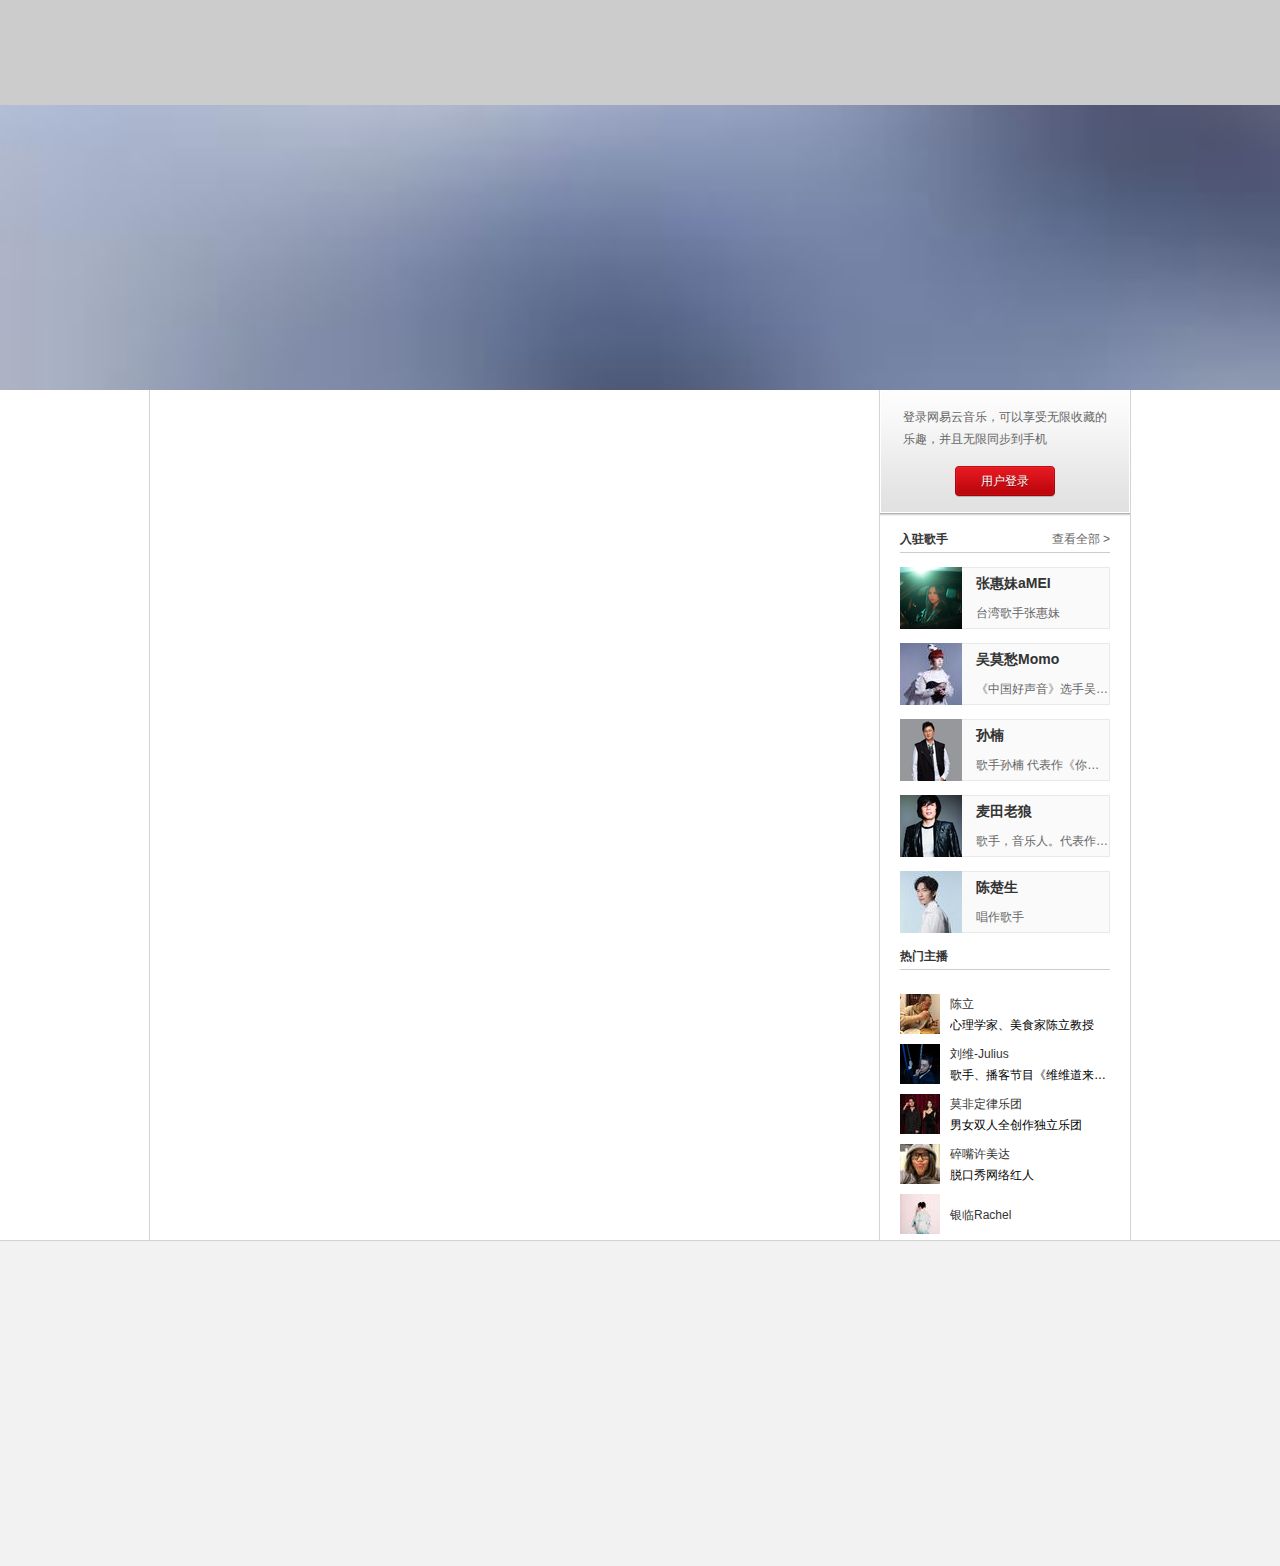
<file: 10.hot-anchor.html>
<!DOCTYPE html>
<html lang="cn-ZH">
  <head>
    <meta charset="UTF-8" />
    <meta http-equiv="X-UA-Compatible" content="IE=edge" />
    <meta name="viewport" content="width=device-width, initial-scale=1.0" />
    <title>网易云-hot-anchor</title>
    <link rel="stylesheet" href="./css/reset.css" />
    <link rel="stylesheet" href="./css/common.css" />
    <link rel="stylesheet" href="./css/header.css" />
    <style>
      .top {
        height: 105px;
        background-color: #ccc;
      }
      .swipe {
        height: 285px;
        background-image: url(./images/swiper-bgc-1.jpg);
        background-size: 6000px;
        background-position: center center;
      }
      /* -----------main------------- */
      .main .area {
        display: flex;
        justify-content: space-between;
        min-height: 700px;
        border: 1px solid #d3d3d3;
        border-width: 0 1px;
        background: url(./images/main-bgc.png) repeat-y 100% 100%;
      }
      .main .area-left {
        width: 729px;
      }
      .main .area-right {
        width: 250px;
      }
      .main .area-right .user-login {
        height: 126px;
        background: url(./images/user-login-bgc.png) no-repeat;
      }
      .main .area-right .user-login .desc {
        width: 205px;
        margin: 0 auto;
        padding: 16px 0;
        line-height: 22px;
        color: #666;
      }
      .main .area-right .user-login .login-btn {
        display: block;
        width: 100px;
        height: 31px;
        margin: 0 auto;
        line-height: 31px;
        text-align: center;
        color: #fff;
        text-shadow: 0 1px 0 #8a060b;
        background: url(./images/user-login-bgc.png) no-repeat 0 -195px;
      }
      /* --------settle-singer-------- */
      .main .area-right .settle-singer {
        padding: 0 20px;
      }
      .main .area-right .header_type_01 {
        margin-top: 15px;
      }
      .main .area-right .hot-anchor {
        padding: 0 20px;
      }
      .main .area-right .list {
        margin: 6px 0 14px;
      }
      .main .area-right .list > li {
        margin-top: 14px;
      }
      .main .area-right .list .item {
        display: flex;
        width: 210px;
        height: 62px;
        background: #fafafa;
      }
      .main .area-right .list .item .album > img {
        width: 62px;
        height: 62px;
      }
      .main .area-right .list .item .info {
        flex: 1;
        /* width: 133px; */
        /* height: 60px; */
        line-height: 30px;
        padding-left: 14px;
        border: 1px solid #e9e9e9;
        border-left: none;
      }
      .main .area-right .list .item .info .singer {
        font-size: 14px;
        font-weight: 700;
        color: #333;
      }
      .main .area-right .list .item .info .desc {
        color: #666;
      }

      /* hot-content */
      .main .area-right .hot-anchor .hot-content .hot-list {
        margin-top: 20px;
      }
      .main .area-right .hot-anchor .hot-content .item {
        display: flex;
        justify-content: space-between;
        align-items: center;
        width: 210px;
        height: 50px;
      }
      .main .area-right .hot-anchor .hot-content .item .cover > img {
        width: 40px;
        height: 40px;
      }
      .main .area-right .hot-anchor .hot-content .item .info {
        width: 160px;
        line-height: 21px;
      }
      .main .area-right .hot-anchor .hot-content .item .info .f-thide {
        white-space: nowrap;
        word-wrap: normal;
        text-overflow: ellipsis;
        overflow: hidden;
      }
      .main .area-right .hot-anchor .hot-content .item .info a.f-thide:hover{
        text-decoration: underline;
        color: #000;
      }

      .footer{
        height: 325px;
        border-top: 1px solid #d3d3d3;
        background: #f2f2f2;
        overflow: hidden;
      }
    </style>
  </head>
  <body>
    <div class="top"></div>
    <div class="swipe"></div>
    <!-- -----main------ -->
    <div class="main">
      <div class="area _w980">
        <div class="area-left"></div>
        <div class="area-right">
          <div class="user-login">
            <p class="desc">登录网易云音乐，可以享受无限收藏的乐趣，并且无限同步到手机</p>
            <a class="login-btn" href="#">用户登录</a>
          </div>

          <div class="settle-singer">
            <div class="header_type_01">
              <h3 class="title">入驻歌手</h3>
              <a href="#" class="more">查看全部 &gt;</a>
            </div>
            <ul class="list">
              <li>
                <a href="#" class="item">
                  <div class="album">
                    <img src="./images/zhang-hui-mei.jpg" alt="" />
                  </div>
                  <div class="info _text">
                    <div class="singer">张惠妹aMEI</div>
                    <div class="desc _text">台湾歌手张惠妹</div>
                  </div>
                </a>
              </li>
              <li>
                <a href="#" class="item">
                  <div class="album">
                    <img src="./images/wu-mo-chou.jpg" alt="" />
                  </div>
                  <div class="info _text">
                    <div class="singer">吴莫愁Momo</div>
                    <div class="desc _text">《中国好声音》选手吴莫愁</div>
                  </div>
                </a>
              </li>
              <li>
                <a href="#" class="item">
                  <div class="album">
                    <img src="./images/sun-nan.jpg" alt="" />
                  </div>
                  <div class="info _text">
                    <div class="singer">孙楠</div>
                    <div class="desc _text">歌手孙楠 代表作《你快回来》《燃烧》</div>
                  </div>
                </a>
              </li>
              <li>
                <a href="#" class="item">
                  <div class="album">
                    <img src="./images/lao-lang.jpg" alt="" />
                  </div>
                  <div class="info _text">
                    <div class="singer">麦田老狼</div>
                    <div class="desc _text">歌手，音乐人。代表作《同桌的你》等。</div>
                  </div>
                </a>
              </li>
              <li>
                <a href="#" class="item">
                  <div class="album">
                    <img src="./images/chen-chu-sheng.jpg" alt="" />
                  </div>
                  <div class="info _text">
                    <div class="singer">陈楚生</div>
                    <div class="desc _text">唱作歌手</div>
                  </div>
                </a>
              </li>
            </ul>
          </div>
          <!----------------- hot-singer------------------------- -->
          <div class="hot-anchor">
            <div class="header_type_01">
              <h3 class="title">热门主播</h3>
            </div>
            <!-- hot-content -->
            <div class="hot-content">
              <ul class="hot-list">
                <li class="item">
                  <a href="#" class="cover">
                    <img class="j-img" src="./images/chenli.jpg" />
                  </a>
                  <div class="info">
                    <p>
                      <a href="#" class="f-thide">陈立</a>
                    </p>
                    <p class="f-thide">心理学家、美食家陈立教授</p>
                  </div>
                </li>
                <li class="item">
                  <a href="#" class="cover">
                    <img class="j-img" src="./images/liuwei.jpg" />
                  </a>
                  <div class="info">
                    <p><a href="#" class="f-thide">刘维-Julius</a></p>
                    <p class="f-thide">歌手、播客节目《维维道来》主理人</p>
                  </div>
                </li>
                <li class="item">
                  <a href="#" class="cover">
                    <img class="j-img" src="./images/mofei.jpg" />
                  </a>
                  <div class="info">
                    <p><a href="#" class="f-thide">莫非定律乐团</a></p>
                    <p class="f-thide">男女双人全创作独立乐团</p>
                  </div>
                </li>
                <li class="item">
                  <a href="#" class="cover">
                    <img class="j-img" src="./images/zuisui.jpg" />
                  </a>
                  <div class="info">
                    <p><a href="#" class="f-thide">碎嘴许美达</a></p>
                    <p class="f-thide">脱口秀网络红人</p>
                  </div>
                </li>
                <li class="item">
                  <a href="#" class="cover">
                    <img class="j-img" src="./images/yinlin.jpg" />
                  </a>
                  <div class="info">
                    <p><a href="#" class="f-thide">银临Rachel</a></p>
                    <p class="f-thide"></p>
                  </div>
                </li>
              </ul>
            </div>
          </div>
        </div>
      </div>
    </div>

    <div class="footer"></div>
    <script></script>
  </body>
</html>
</file>
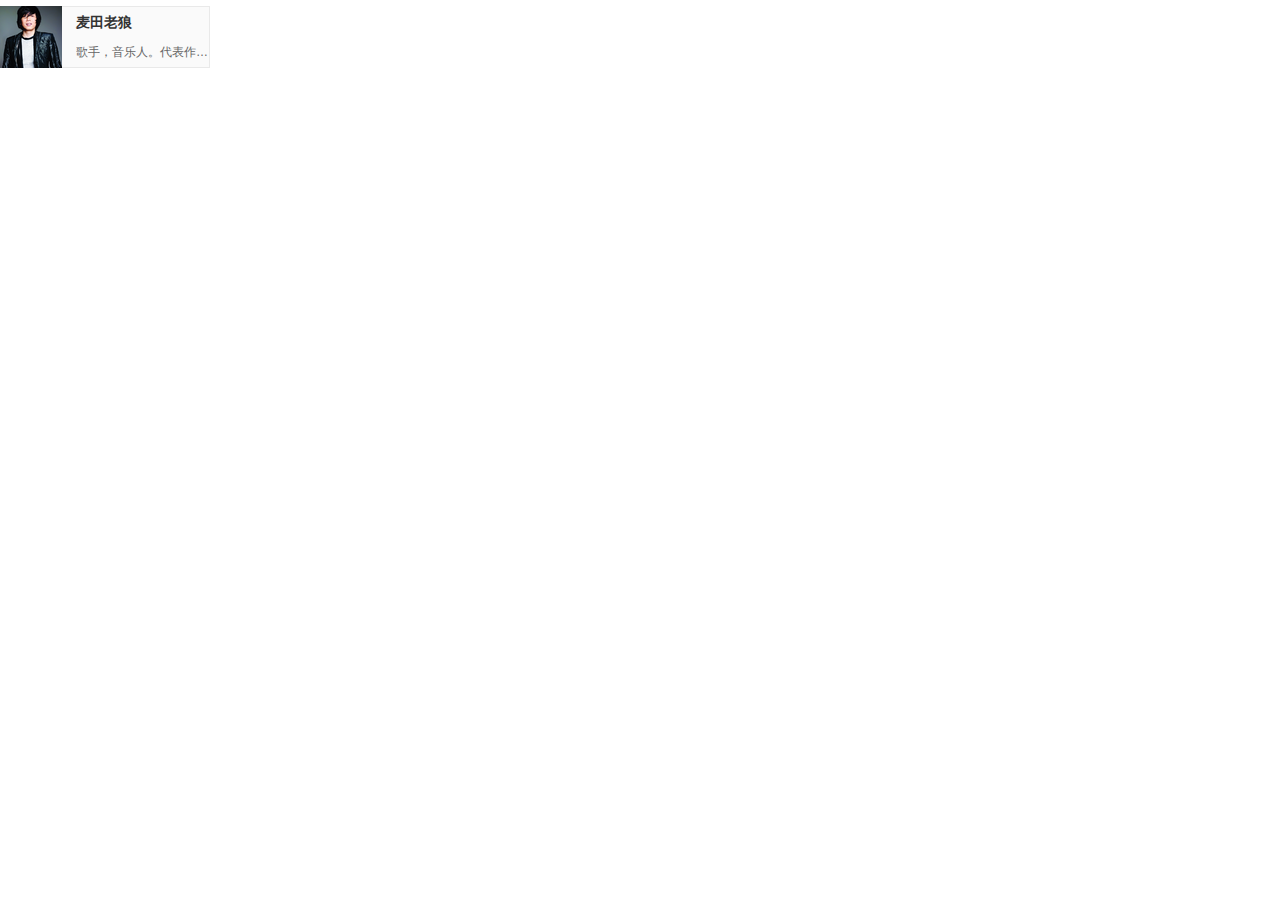
<file: test03.html>
<!DOCTYPE html>
<html lang="cn-ZH">
  <head>
    <meta charset="UTF-8" />
    <meta http-equiv="X-UA-Compatible" content="IE=edge" />
    <meta name="viewport" content="width=device-width, initial-scale=1.0" />
    <title>test-文字溢出</title>
    <link rel="stylesheet" href="./css/reset.css" />
    <link rel="stylesheet" href="./css/common.css" />
    <link rel="stylesheet" href="./css/header.css" />
    <style>
      .settle-singer {
        padding: 0 20px;
      }
      .header_type_01 {
        margin-top: 15px;
      }
      .hot-anchor {
        padding: 0 20px;
      }
      .list {
        margin: 6px 0 14px;
      }
      .list > li {
        margin-top: 14px;
      }
      .list .item {
        display: flex;
        width: 210px;
        height: 62px;
        background: #fafafa;
      }
      .list .item .album > img {
        width: 62px;
        height: 62px;
      }
      .list .item .info {
        flex: 1;
        /* width: 133px; */
        height: 60px;
        line-height: 30px;
        padding-left: 14px;
        border: 1px solid #e9e9e9;
        border-left: none;
      }
      .list .item .info .singer {
        font-size: 14px;
        font-weight: 700;
        color: #333;
      }
      .list .item .info .desc {
        color: #666;
      }
    </style>
  </head>
  <body>
    <div class="list">
      <a href="#" class="item">
        <div class="album">
          <img src="./images/lao-lang.jpg" alt="" />
        </div>
        <!-- 父子元素都要加 _text 类 -->
        <div class="info _text">
          <div class="singer">麦田老狼</div>
          <div class="desc _text">歌手，音乐人。代表作《同桌的你》等。</div>
        </div>
      </a>
    </div>

    <script></script>
  </body>
</html>
</file>
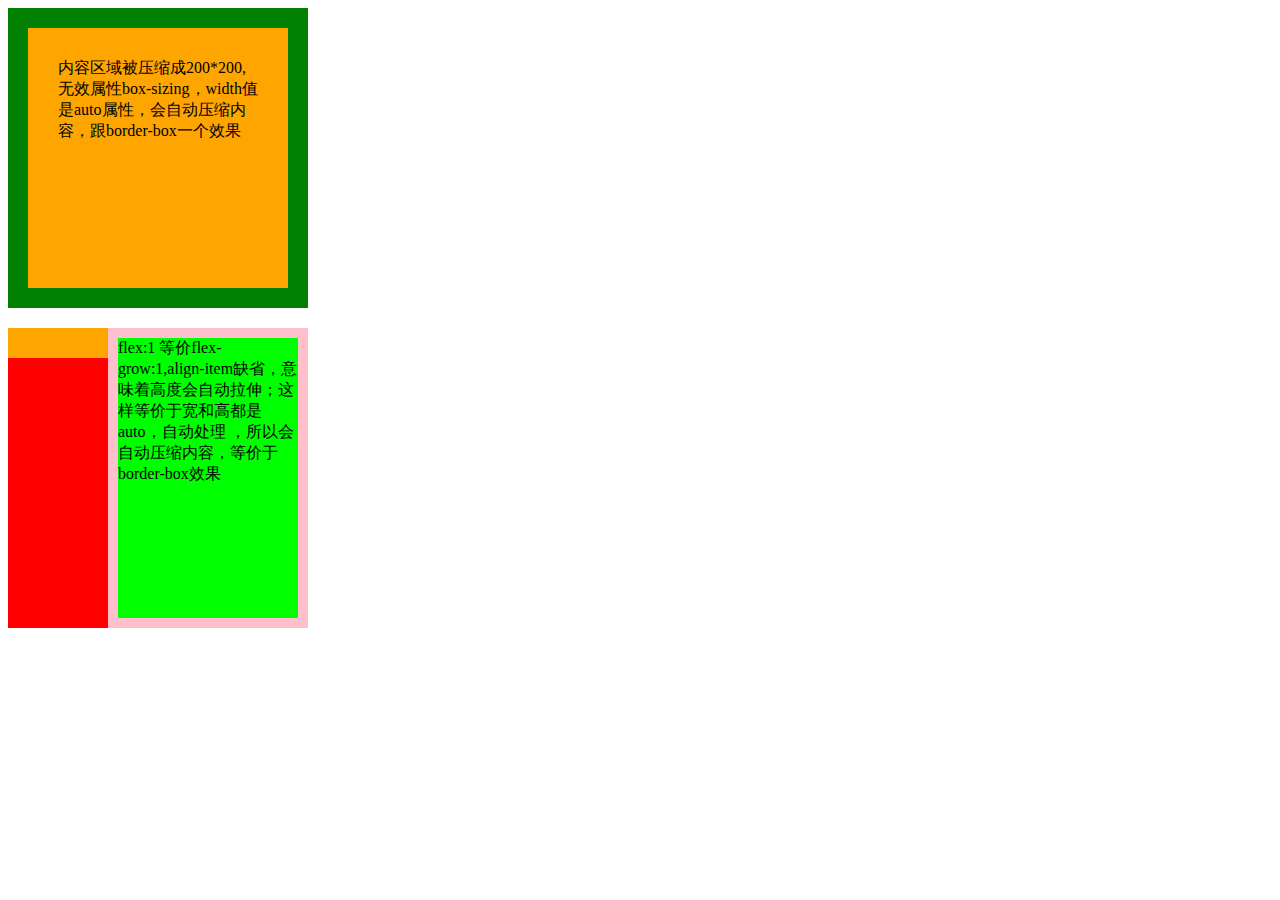
<file: test05-boxsizing无效.html>
<!DOCTYPE html>
<html lang="cn-ZH">
  <head>
    <meta charset="UTF-8" />
    <meta http-equiv="X-UA-Compatible" content="IE=edge" />
    <meta name="viewport" content="width=device-width, initial-scale=1.0" />
    <title>Document</title>

    <style>
      .container {
        position: relative;
        width: 300px;
        height: 300px;
        background-color: #0f0;
      }
      /* box 不设置width时，默认时auto属性。效果类似box-size */
      .box1 {
        height: 200px;
        background-color: orange;
        border-right: 30px solid red;
        padding-right: 20px;
      }

      /* 定位 */
      .box2{
        position: absolute;
        top: 0;
        right: 0;
        left: 0;
        bottom: 0;
        background-color: orange;

        border: 20px solid green;
        padding: 30px;
        /* 无效属性 box-sizing */
        box-sizing: border-box;
      }

      .big {
        display: flex;
        margin-top: 20px;
        width: 300px;
        height: 300px;
        background-color: #0f0;
      }
      .small{
        width: 100px;
        background-color: #f00;

        border-top: 30px solid orange;
      }
      .big .small2{
        flex: 1;
        border: 10px solid pink;
      }
    </style>
  </head>
  <body>
    <div class="container">
      <!-- <div class="box1">box 不设置width时，默认时auto属性。效果类似box-size。右边距20px，右边框30px</div> -->
      <div class="box2">内容区域被压缩成200*200,无效属性box-sizing，width值是auto属性，会自动压缩内容，跟border-box一个效果</div>
    </div>

    <div class="big">
      <div class="small"></div>
      <div class="small2">
        flex:1 等价flex-grow:1,align-item缺省，意味着高度会自动拉伸；这样等价于宽和高都是auto，自动处理 ，所以会自动压缩内容，等价于border-box效果
      </div>
    </div>
    <script></script>
  </body>
</html>
</file>
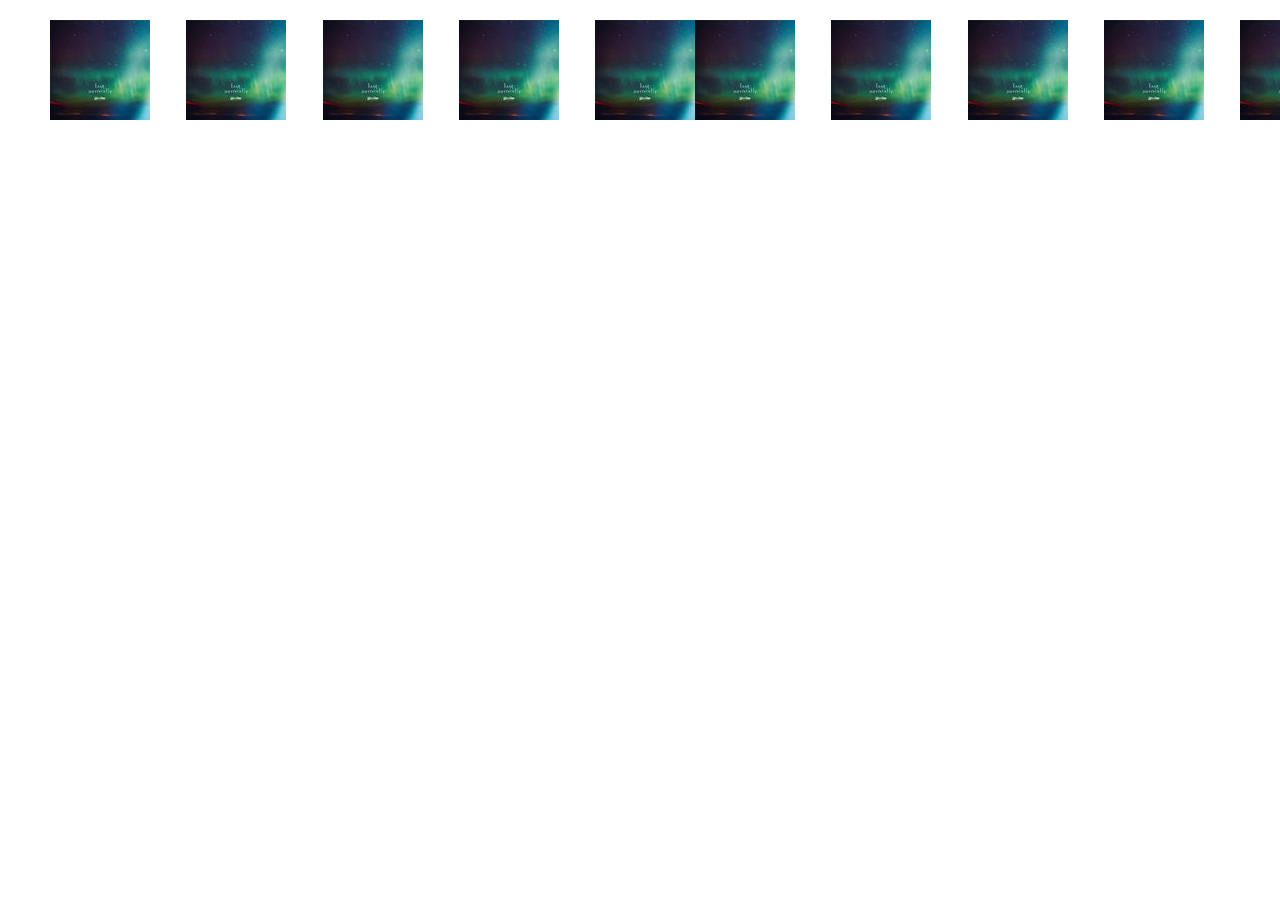
<file: test08.flex-overflow.html>
<!DOCTYPE html>
<html lang="cn-ZH">
  <head>
    <meta charset="UTF-8" />
    <meta http-equiv="X-UA-Compatible" content="IE=edge" />
    <meta name="viewport" content="width=device-width, initial-scale=1.0" />
    <title>Document</title>
    <link rel="stylesheet" href="./css/common.css" />
    <link rel="stylesheet" href="./css/reset.css" />
    <style>
      .container {
        margin: 20px 0 0 50px;
      }
      .roll {
        display: flex;
        width: 645px;
      }
      .new-list {
        display: flex;
        width: 100%;
        justify-content: space-between;
        flex-shrink: 0;
      }
    </style>
  </head>
  <body>
    <div class="container">
      <div class="roll">
        <ul class="new-list">
          <li>
            <img src="./images/new-disc-0.jpg" alt="" />
            <a href="#"></a>
          </li>
          <li>
            <img src="./images/new-disc-0.jpg" alt="" />
            <a href="#"></a>
          </li>
          <li>
            <img src="./images/new-disc-0.jpg" alt="" />
            <a href="#"></a>
          </li>
          <li>
            <img src="./images/new-disc-0.jpg" alt="" />
            <a href="#"></a>
          </li>
          <li>
            <img src="./images/new-disc-0.jpg" alt="" />
            <a href="#"></a>
          </li>
        </ul>
        <ul class="new-list">
          <li>
            <img src="./images/new-disc-0.jpg" alt="" />
            <a href="#"></a>
          </li>
          <li>
            <img src="./images/new-disc-0.jpg" alt="" />
            <a href="#"></a>
          </li>
          <li>
            <img src="./images/new-disc-0.jpg" alt="" />
            <a href="#"></a>
          </li>
          <li>
            <img src="./images/new-disc-0.jpg" alt="" />
            <a href="#"></a>
          </li>
          <li>
            <img src="./images/new-disc-0.jpg" alt="" />
            <a href="#"></a>
          </li>
        </ul>
      </div>
    </div>

    <script></script>
  </body>
</html>
</file>
<file: css/common.css>
.wrapper_01 {
  width: 1100px;
  margin: 0 auto;
}
.nav_wrap {
  width: 1100px;
  height: 34px;
  margin: 0 auto;
}
.swipe_w982 {
  width: 982px;
  margin: 0 auto;
}
._w980 {
  width: 980px;
  margin: 0 auto;
}
.list .hot,
.bar-right .list .search {
  display: inline-block;
  background: url(../images/top-bar-logo.png) no-repeat;
}
.list .hot {
  width: 28px;
  height: 19px;
  background-position: -190px 0;
}

._text {
  overflow: hidden;
  text-overflow: ellipsis;
  white-space: nowrap;
  word-wrap: normal;
}

.btn_spirit {
  display: inline-block;
  background: url(../images/button-a-i.png) no-repeat;
  height: 31px;
  line-height: 31px;
  text-align: center;
}
.btn_type_01_sup {
  background-position: right -100px;
  padding-right: 4px;
}
.btn_type_01_sub {
  display: block;
  background-position: 0 -59px;
  padding-left: 4px;
}

.btn_type_favor_sup {
  background-position: right -1020px;
  padding-right: 4px;
}
.btn_type_favor_sub {
  display: inline-block;
  padding-left: 28px;
  padding-right: 4px;
  background-position: 0 -977px;
}

/* 封装图标 */

.album_spirit {
  display: inline-block;
  background: url(../images/iconall.png) no-repeat;
}
.album_spirit_music {
  margin-left: 10px;
  margin-right: 5px;
  width: 14px;
  height: 11px;
  background-position: 0 -24px;
}
.album_spirit_play {
  position: absolute;
  right: 10px;
  width: 16px;
  height: 17px;
  background-position: 0 0;
}
.radio_icon{
  display: inline-block;
  width: 35px;
  height: 15px;
  background: url(../images/icon.png) no-repeat -31px -658px;
}
</file>
<file: css/header.css>
/* header类型一 */

.header_type_01 {
  display: flex;
  justify-content: space-between;
  align-items: center;
  padding-bottom: 4px;
  border-bottom: 1px solid #ccc;
  font-size: 12px;
}
.header_type_01 .title {
  font-size: 12px;
  color: #333;
}
.header_type_01 .more {
  color: #666;
}
.header_type_01 .more:hover {
  text-decoration: underline;
}

/* header类型二 */

.header_type_02 {
  position: relative;
  display: flex;
  justify-content: space-between;
  align-items: baseline;
  height: 35px;
  box-sizing: border-box;
  padding: 0 10px 8px 34px;
  border-bottom: 2px solid #c10d0c;
  background: url(../images/user-login-bgc.png) no-repeat -225px -156px;
}
.header_type_02::after {
  content: '';
  position: absolute;
  right: 0;
  width: 12px;
  height: 12px;
  bottom: 8px;
  background: url(../images/user-login-bgc.png) no-repeat 0 -240px;
}
.header_type_02 .header-left {
  display: flex;
}

.header_type_02 .title {
  padding-right: 18px;
  font-size: 20px;
  font-weight: normal;
  line-height: 28px;
}

.header_type_02 .more {
  color: #666;
  padding-right: 5px;
}
.header_type_02 .more:hover {
  text-decoration: underline;
}

.header_type_02 .list {
  display: flex;
  line-height: 28px;
}
.header_type_02 .line{
  margin: 0 10px;
  color: #ccc;
}
.header_type_02 .item{
  color: #666;
}
.header_type_02 .item:hover{
  text-decoration: underline;
}
</file>
<file: css/top.css>
.top header {
        height: 70px;
        box-sizing: border-box;
        background-color: #242424;
        border-bottom: 1px solid #000;
        /* border-bottom: 1px solid #c20c0c; */
      }
      .top-bar {
        display: flex;
        justify-content: space-between;
        /* align-items 默认值是normal 会有自动的stretch拉伸效果 */
        /* align-items: center; */
        height: 69px;

        /* line-height 可以被继承 */
        line-height: 69px;

        /* 暂时 */
        /* background-color: pink; */
      }
      .top-bar .bar-left {
        display: flex;
      }
      .top-bar .bar-left .logo {
        width: 176px;
        height: 69px;
        background: url(../images/top-bar-logo.png) no-repeat 0 0;
      }
      .top-bar .bar-left .logo a {
        display: inline-block;
        width: 157px;
        height: 100%;
        padding-right: 20px;
        text-indent: -9999px;
      }
      .top-bar .bar-left .logo a:hover {
        text-decoration: underline;
        color: #333;
      }
      .top-bar .bar-left .list,
      .top-bar .bar-right .list {
        display: flex;
        justify-content: space-between;
        align-items: center;
      }
      .top-bar .bar-left .list .item {
        position: relative;
        display: block;
        padding: 0 19px;
        height: 69px;
        line-height: 70px;
        font-size: 14px;
        text-align: center;
        color: #ccc;
      }

      .top-bar .bar-left .list .item:hover,
      .top-bar .bar-left .list .item.active {
        background-color: #000;
        color: #fff;
      }
      .top-bar .bar-left .list .item:hover::after,
      .top-bar .bar-left .list .item.active::after {
        content: '';
        position: absolute;
        left: 0;
        right: 0;
        bottom: -1px;
        margin: 0 auto;
        width: 12px;
        height: 6px;
        background: url(../images/top-bar-logo.png) no-repeat -226px 0;
        overflow: hidden;
      }

      .top-bar .bar-left .list > li:last-child {
        position: relative;
      }
      .top-bar .bar-left .list .hot {
        position: absolute;
        top: 21px;
        left: 100px;
      }
      .top-bar .bar-right .list a {
        display: inline-block;
        width: 90px;
        height: 32px;
        margin-left: 12px;
        box-sizing: border-box;
        border: 1px solid #4f4f4f;
        border-radius: 20px;
        line-height: 33px;
        text-align: center;
        color: #ccc;
      }
      .top-bar .bar-right .list .author:hover {
        color: #fff;
        border: 1px solid #ccc;
      }
      .top-bar .bar-right .list .login {
        color: #787878;
      }
      .top-bar .bar-right .list .login:hover {
        border: 1px solid #ccc;
        text-decoration: underline;
        color: rgb(153, 153, 153);
      }
      .top-bar .bar-right .list .search {
        width: 158px;
        height: 32px;
        line-height: 34px;
        background-color: #fff;
        border-radius: 32px;
        background-position: 0 -99px;
      }
      .top-bar .bar-right .list .search input {
        width: 118px;
        margin-left: 28px;
      }
      .top-bar .bar-right .list .search input::placeholder {
        color: #9b9b9b;
      }
      /* ---------------------top-nav---------------------------- */
      .top nav {
        height: 35px;
        line-height: 35px;
        box-sizing: border-box;
        border-bottom: 1px solid #a40011;
        background-color: #c20c0c;
      }
      .top nav .nav_wrap {
        display: flex;
        padding-left: 360px;
      }
      .top nav .nav_wrap .item {
        line-height: 34px;
        text-align: center;
      }
      .top nav .nav_wrap .item a {
        display: inline-block;
        /* margin: 0 17px; */
        /* padding: 0 13px; */
        padding: 0 30px;
        line-height: 34px;
        text-align: center;
        color: #fff;
      }
      .top nav .nav_wrap .item:hover a,
      .top nav .nav_wrap .item a.active {
        height: 20px;
        padding: 0 13px;
        margin: 6px 17px 0;
        border-radius: 20px;
        background-color: #9b0909;
        line-height: 21px;
      }
</file>
<file: css/area-right.css>
.main .area-right {
  width: 250px;
}
.main .area-right .user-login {
  height: 126px;
  background: url(../images/user-login-bgc.png) no-repeat;
}
.main .area-right .user-login .desc {
  width: 205px;
  margin: 0 auto;
  padding: 16px 0;
  line-height: 22px;
  color: #666;
}
.main .area-right .user-login .login-btn {
  display: block;
  width: 100px;
  height: 31px;
  margin: 0 auto;
  line-height: 31px;
  text-align: center;
  color: #fff;
  text-shadow: 0 1px 0 #8a060b;
  background: url(../images/user-login-bgc.png) no-repeat 0 -195px;
}
/* --------settle-singer-------- */
.main .area-right .settle-singer {
  padding: 0 20px;
}
.main .area-right .header_type_01 {
  margin-top: 15px;
}
.main .area-right .hot-anchor {
  padding: 0 20px;
}
.main .area-right .list {
  margin: 6px 0 14px;
}
.main .area-right .list > li {
  margin-top: 14px;
}
.main .area-right .list .item {
  display: flex;
  width: 210px;
  height: 62px;
  background: #fafafa;
}
.main .area-right .list .item .album > img {
  width: 62px;
  height: 62px;
}
.main .area-right .list .item .info {
  flex: 1;
  /* width: 133px; */
  /* height: 60px; */
  line-height: 30px;
  padding-left: 14px;
  border: 1px solid #e9e9e9;
  border-left: none;
}
.main .area-right .list .item .info .singer {
  font-size: 14px;
  font-weight: 700;
  color: #333;
}
.main .area-right .list .item .info .desc {
  color: #666;
}
</file>
<file: css/hot-content.css>
.recommend .album-list {
  display: flex;
  flex-wrap: wrap;
  justify-content: space-between;
  width: 690px;
  margin-top: 20px;
}
.recommend .item {
  width: 140px;
}
.recommend .item .top {
  position: relative;
  width: 140px;
  height: 140px;
}
.recommend .item .top .album {
  width: 100%;
  height: 100%;
}
.recommend .item .top .cover {
  position: absolute;
  top: 0;
  right: 0;
  left: 0;
  bottom: 0;
  background: url(../images/coverall.png) no-repeat 0 0;
}
.recommend .item .top .info {
  position: absolute;
  display: flex;
  /* justify-content: space-between; */
  align-items: center;
  bottom: 0;
  width: 100%;
  height: 27px;
  color: #ccc;
  background: url(../images/coverall.png) no-repeat 0 -537px;
}
.recommend .item .bottom {
  margin: 8px 0 49px;
  width: 100%;
  font-size: 14px;
}
.recommend .item .bottom .desc {
  display: inline-block;
  max-width: 100%;
  color: #000;
}
.recommend .item .bottom .desc:hover {
  text-decoration: underline;
}
.recommend .item .bottom .desc .radio {
  position: relative;
  top: 2px;
  margin-right: 3px;
}
</file>
<file: css/new-disc.css>
.area-left .disc-content {
  height: 186px;
  margin: 20px 0 37px;
  border: 1px solid #d3d3d3;
}
.area-left .disc-content .inner {
  position: relative;

  display: flex;
  justify-content: space-between;
  box-sizing: border-box;
  height: 100%;
  padding: 0 24px;
  background: #f5f5f5;
  border: 1px solid #fff;
}
.area-left .disc-content .inner .roll {
  flex: 1;
  display: flex;
  width: 636px;
  height: 100%;
  overflow: hidden;
}
.area-left .disc-content .inner .control {
  position: absolute;
  top: 70px;
  width: 17px;
  height: 17px;
  background: url(../images/user-login-bgc.png);
}
.area-left .disc-content .inner .left-btn {
  left: 2px;
  background-position: -260px -75px;
}
.area-left .disc-content .inner .right-btn {
  right: 2px;
  background-position: -300px -75px;
}
.area-left .disc-content .inner .new-list {
  display: flex;
  width: 100%;
  justify-content: space-between;
  align-items: center;
  flex-shrink: 0;
  padding-top: 15px;
}
.area-left .disc-content .inner .new-list .item {
  width: 118px;
  height: 150px;
  background: url(../images/user-login-bgc.png) no-repeat -260px 100px;
}
.area-left .disc-content .inner .new-list .item .album {
  position: relative;
}
.area-left .disc-content .inner .new-list .msk {
  position: absolute;
  top: 0;
  left: 0;
  right: 0;
  bottom: 0;
  width: 118px;
  height: 100px;
  background: url(../images/new-coverall.png);
  background-position: 0 -570px;
}
.area-left .disc-content .inner .new-list .play {
  display: none;
  position: absolute;
  right: 10px;
  bottom: 8px;
  left: 72px;
  width: 22px;
  height: 22px;
  background: url(../images/new-iconall.png);
  background-position: 0 -85px;
}
.area-left .disc-content .inner .new-list .msk:hover + .play,
.area-left .disc-content .inner .new-list .play:hover {
  display: block;
}
.area-left .disc-content .inner .new-list .f-thide {
  margin-top: 5px;
  padding-right: 10px;
  line-height: 18px;
  white-space: nowrap;
  text-overflow: ellipsis;
  overflow: hidden;
}
.area-left .disc-content .inner .new-list .desc {
  color: #000;
}
.area-left .disc-content .inner .new-list .author {
  color: #666;
}
.area-left .disc-content .inner .new-list .desc:hover,
.area-left .disc-content .inner .new-list .author:hover {
  text-decoration: underline;
}
</file>
<file: css/rank-content.css>
/* rank-section-content--- */
.rank-content {
  display: flex;
  justify-content: space-between;
  margin-top: 20px;
  height: 472px;
  padding-left: 1px;
  background: url(../images/index_bill.png) no-repeat;
}
.rank-content .rank {
  width: 230px;
}
.rank-content .rank .top {
  display: flex;
  height: 100px;
  padding: 20px 0 0 19px;
}
.rank-content .rank .top .album {
  position: relative;
  width: 80px;
  height: 80px;
}
.rank-content .rank .top .album img {
  width: 100%;
  height: 100%;
}
.rank-content .rank .top .album .cover {
  position: absolute;
  top: 0;
  left: 0;
  right: 0;
  bottom: 0;
  background: url(../images/coverall.png) no-repeat -145px -57px;
}
.rank-content .rank .top .info {
  margin: 6px 0 0 10px;
}
.rank-content .rank .top .info .title {
  font-weight: 700;
  font-size: 14px;
  color: #333;
}
.rank-content .rank .top .info .title:hover {
  text-decoration: underline;
}
.rank-content .rank .top .info .btn {
  display: inline-block;
  width: 22px;
  height: 22px;
  background: url(../images/user-login-bgc.png) no-repeat;
  text-indent: -9999px;
}
.rank-content .rank .top .info .operation {
  margin-top: 10px;
}
.rank-content .rank .top .info .play {
  background-position: -267px -205px;
}
.rank-content .rank .top .info .play:hover {
  background-position: -267px -235px;
}
.rank-content .rank .top .info .favor {
  margin-left: 10px;
  background-position: -300px -205px;
}
.rank-content .rank .list {
  padding-left: 15px;
}
.rank-content .rank .list .item {
  display: flex;
  justify-content: space-between;
  height: 32px;
  line-height: 32px;
  overflow: hidden;
}
.rank-content .rank .list .item .no {
  width: 35px;
  text-align: center;
  font-size: 16px;
  color: #666;
}
.rank-content .rank .list .item:nth-child(-n + 3) .no {
  color: #c10d0c;
}
.rank-content .rank .list .item .song {
  flex: 1;
  white-space: nowrap;
  text-overflow: ellipsis;
  overflow: hidden;
}
.rank-content .rank .list .item .song:hover {
  text-decoration: underline;
}
.rank-content .rank .list .item .oper {
  display: none;
  align-items: center;
  width: 82px;
}
.rank-content .rank .list .item:hover .oper {
  display: flex;
}
.rank-content .rank .list .item .oper .btn {
  width: 17px;
  height: 17px;
  background: url(../images/user-login-bgc.png) no-repeat;
}
.rank-content .rank .list .item .oper .play {
  background-position: -267px -268px;
}
.rank-content .rank .list .item .oper .play:hover {
  background-position: -267px -288px;
}
.rank-content .rank .list .item .oper .add {
  margin: 2px 6px 0 10px;
  background: url(../images/icon.png) no-repeat;
  background-position: 0 -700px;
}
.rank-content .rank .list .item .oper .add:hover {
  background-position: -22px -700px;
}
.rank-content .rank .list .item .oper .favor {
  background-position: -297px -268px;
}
.rank-content .rank .list .item .oper .favor:hover {
  background-position: -297px -288px;
}
.rank-content .rank .list .more {
  margin-right: 32px;
  height: 32px;
  line-height: 32px;
  text-align: right;
}
.rank-content .rank .list .more .all {
  color: #000;
}
.rank-content .rank .list .more .all:hover {
  text-decoration: underline;
}
</file>
<file: css/hot-anchor.css>
.main .area-right .hot-anchor .hot-content .hot-list {
  margin-top: 20px;
}
.main .area-right .hot-anchor .hot-content .item {
  display: flex;
  justify-content: space-between;
  align-items: center;
  width: 210px;
  height: 50px;
}
.main .area-right .hot-anchor .hot-content .item .cover > img {
  width: 40px;
  height: 40px;
}
.main .area-right .hot-anchor .hot-content .item .info {
  width: 160px;
  line-height: 21px;
}
.main .area-right .hot-anchor .hot-content .item .info .f-thide {
  white-space: nowrap;
  word-wrap: normal;
  text-overflow: ellipsis;
  overflow: hidden;
}
.main .area-right .hot-anchor .hot-content .item .info a.f-thide:hover {
  text-decoration: underline;
  color: #000;
}
</file>
<file: css/btn.css>
.area-right .container {
  padding: 0 20px;
}
.apply {
  width: 210px;
  color: #333;
  font-weight: 700;
  box-sizing: border-box;
  border-radius: 4px;
  overflow: hidden;
}
</file>
<file: css/swipe.css>
.swipe {
  height: 285px;
  background-image: url(../images/swiper-bgc-1.jpg);
  background-size: 6000px;
  background-position: center center;
}
.swipe .area {
  position: relative;
  height: 285px;
}
/* ------area-left-image---- */
.swipe .area-left {
  position: relative;
  width: 730px;
  overflow: hidden;
}
.swipe .area-left .img-list {
  display: flex;
}
.swipe .area-left .img-list li {
  flex-shrink: 0;
  width: 100%;
}
.swipe .area-left .img-list .item {
  display: block;
}
.swipe .area-left .img-list .item img {
  display: block;
  width: 100%;
  height: 285px;
}
/* -------banner-dots--------- */
.swipe .area-left .dots {
  position: absolute;
  top: 259px;
  left: 0;
  width: 730px;
  height: 20px;
  text-align: center;
}
.swipe .area-left .dots .dot {
  display: inline-block;
  width: 20px;
  height: 20px;
  background: url(../images/banner.png) no-repeat 3px -343px;
}
.swipe .area-left .dots .dot.active,
.swipe .area-left .dots .dot:hover {
  background-position: -16px -343px;
}
/* -----area-right-download--------- */
.swipe .area-right {
  position: absolute;
  top: 0;
  bottom: 0;
  right: -1px;
  width: 254px;
  height: 285px;
  background: url(../images/area-right-download.png) no-repeat 0 0;
}
.swipe .area-right .download {
  color: red;
  display: block;
  width: 215px;
  height: 56px;
  margin: 186px 0 0 19px;
  text-indent: -9999px;
}
.swipe .area-right .download:hover {
  background: url(../images/area-right-download.png) no-repeat 0 -290px;
}

.swipe .area-right p {
  margin: 10px auto;
  text-align: center;
  color: #8d8d8d;
}
.swipe .area-right .shadow-left,
.swipe .area-right .shadow-right {
  display: block;
  position: absolute;
  top: 0;
  width: 20px;
  height: 285px;
  background: url(../images/banner.png) no-repeat;
}
.swipe .area-right .shadow-left {
  left: -20px;
  background-position: -1px 0;
}

.swipe .area-right .shadow-right {
  right: -20px;
  background-position: -20px 0;
}

/* --------control-tab--------- */
.swipe .area .control-left,
.swipe .area .control-right {
  position: absolute;
  display: block;
  top: 0;
  bottom: 0;
  margin: auto 0;
  width: 37px;
  height: 63px;
  background: url(../images/banner.png) no-repeat;
}
.swipe .area .control-left {
  left: -68px;
  background-position: 0 -360px;
}
.swipe .area .control-left:hover {
  background-position: 0 -430px;
}
.swipe .area .control-right {
  right: -68px;
  background-position: 0 -508px;
}
.swipe .area .control-right:hover {
  background-position: 0 -578px;
}
</file>
